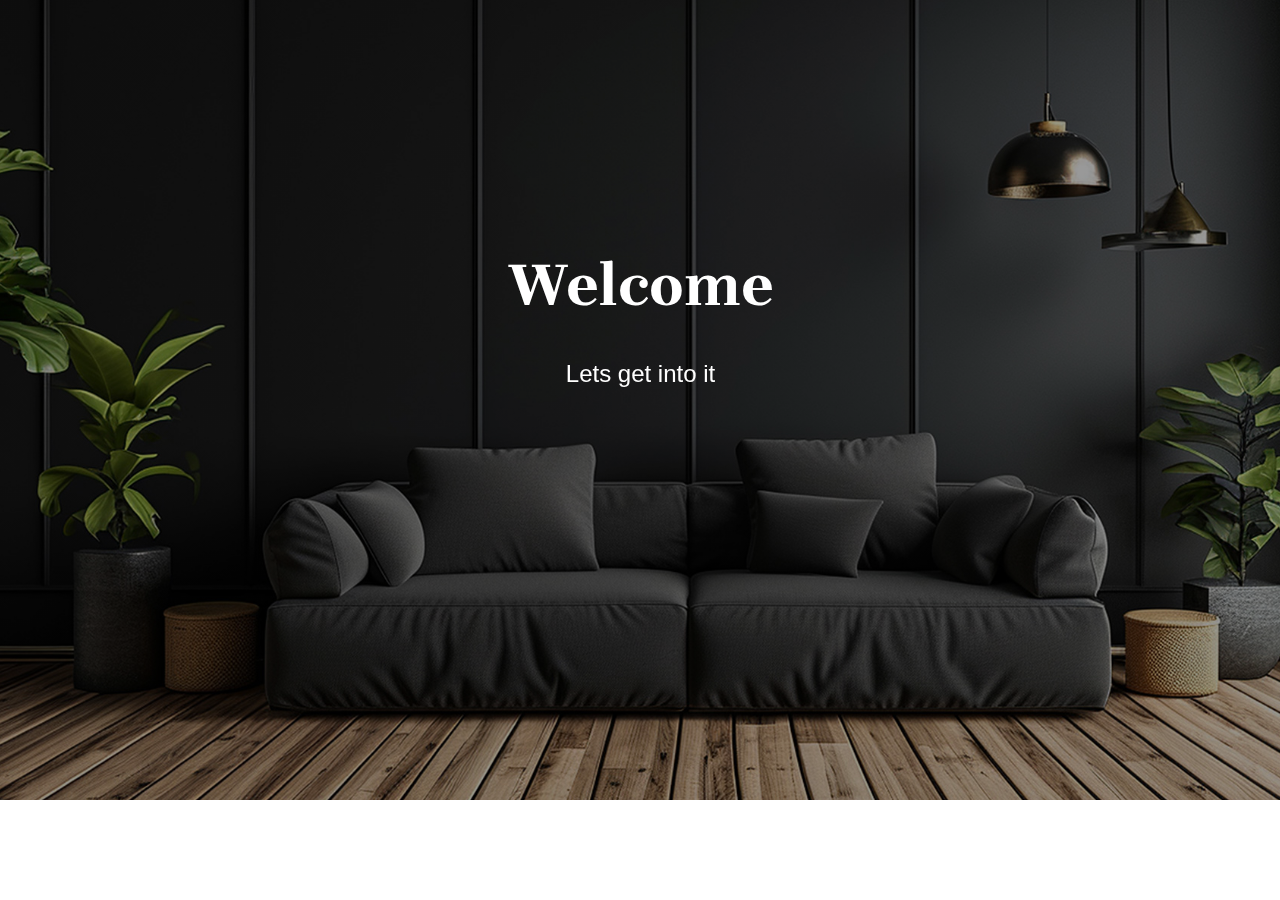
<file: index.html>
<!DOCTYPE html>
<html style="font-size: 16px;" lang="en"><head>
    <meta name="viewport" content="width=device-width, initial-scale=1.0">
    <meta charset="utf-8">
    <meta name="keywords" content="​Design Magic, ​Why choose us, ​Ready to Redefine Your Space?, ​We can take you anywhere, What Clients Say, Our Amazing Team, ​Curious Minds Want to Know, Interior Design Studio, ​Upcoming Events, ​Dream Spaces, Contact Us">
    <meta name="description" content="">
    <title>Welcome</title>
    <link rel="stylesheet" href="nicepage.css" media="screen">
<link rel="stylesheet" href="index.css" media="screen">
    <script class="u-script" type="text/javascript" src="jquery.js" defer=""></script>
    <script class="u-script" type="text/javascript" src="nicepage.js" defer=""></script>
    <meta name="generator" content="Nicepage 7.0.3, nicepage.com">
    <link id="u-theme-google-font" rel="stylesheet" href="https://fonts.googleapis.com/css?family=Brygada+1918:400,400i,500,500i,600,600i,700,700i">
    
    
    
    <script type="application/ld+json">{
		"@context": "http://schema.org",
		"@type": "Organization",
		"name": "Site1"
}</script>
    <meta name="theme-color" content="#478ac9">
    <meta property="og:title" content="Welcome">
    <meta property="og:description" content="">
    <meta property="og:type" content="website">
  <meta data-intl-tel-input-cdn-path="intlTelInput/"></head>
  <body data-home-page="Welcome.html" data-home-page-title="Welcome" data-path-to-root="./" data-include-products="false" class="u-body u-xl-mode" data-lang="en">
    <section class="skrollable u-clearfix u-image u-parallax u-shading u-uploaded-video u-section-1" id="sec-2e39" data-image-width="1980" data-image-height="1186" data-href="Home.html">
      <div class="u-clearfix u-sheet u-sheet-1">
        <h1 class="u-align-center u-text u-text-1" data-animation-name="customAnimationIn" data-animation-duration="1500" data-animation-delay="500">Welcome</h1>
        <p class="u-align-center u-large-text u-text u-text-variant u-text-2" data-animation-name="customAnimationIn" data-animation-duration="1500" data-animation-delay="500">Lets get into it</p>
        <a href="#" class="u-active-white u-align-left u-border-2 u-border-active-white u-border-hover-white u-border-white u-btn u-btn-round u-button-style u-hover-white u-none u-radius-50 u-btn-1" data-animation-name="customAnimationIn" data-animation-duration="1500" data-animation-delay="750">enter site </a>
      </div>
    </section>
    
    
    
    
  
</body></html>
</file>
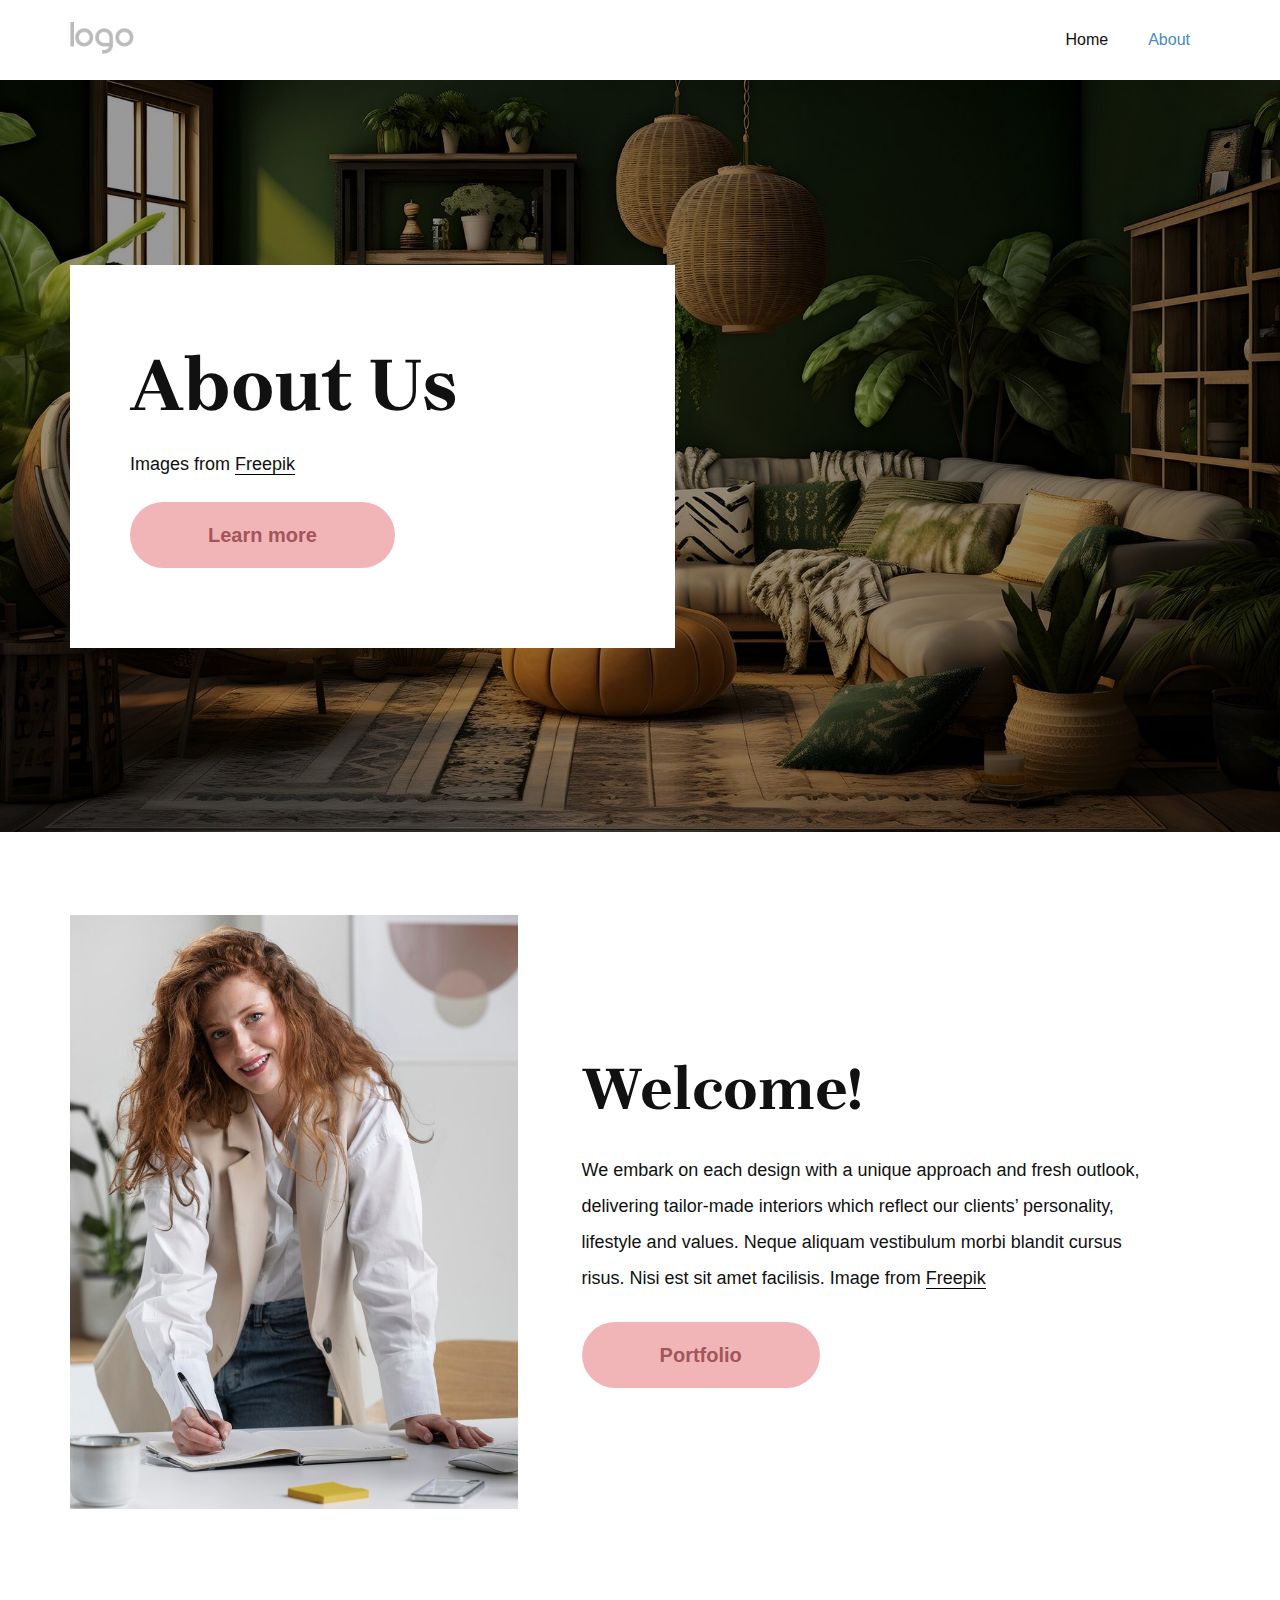
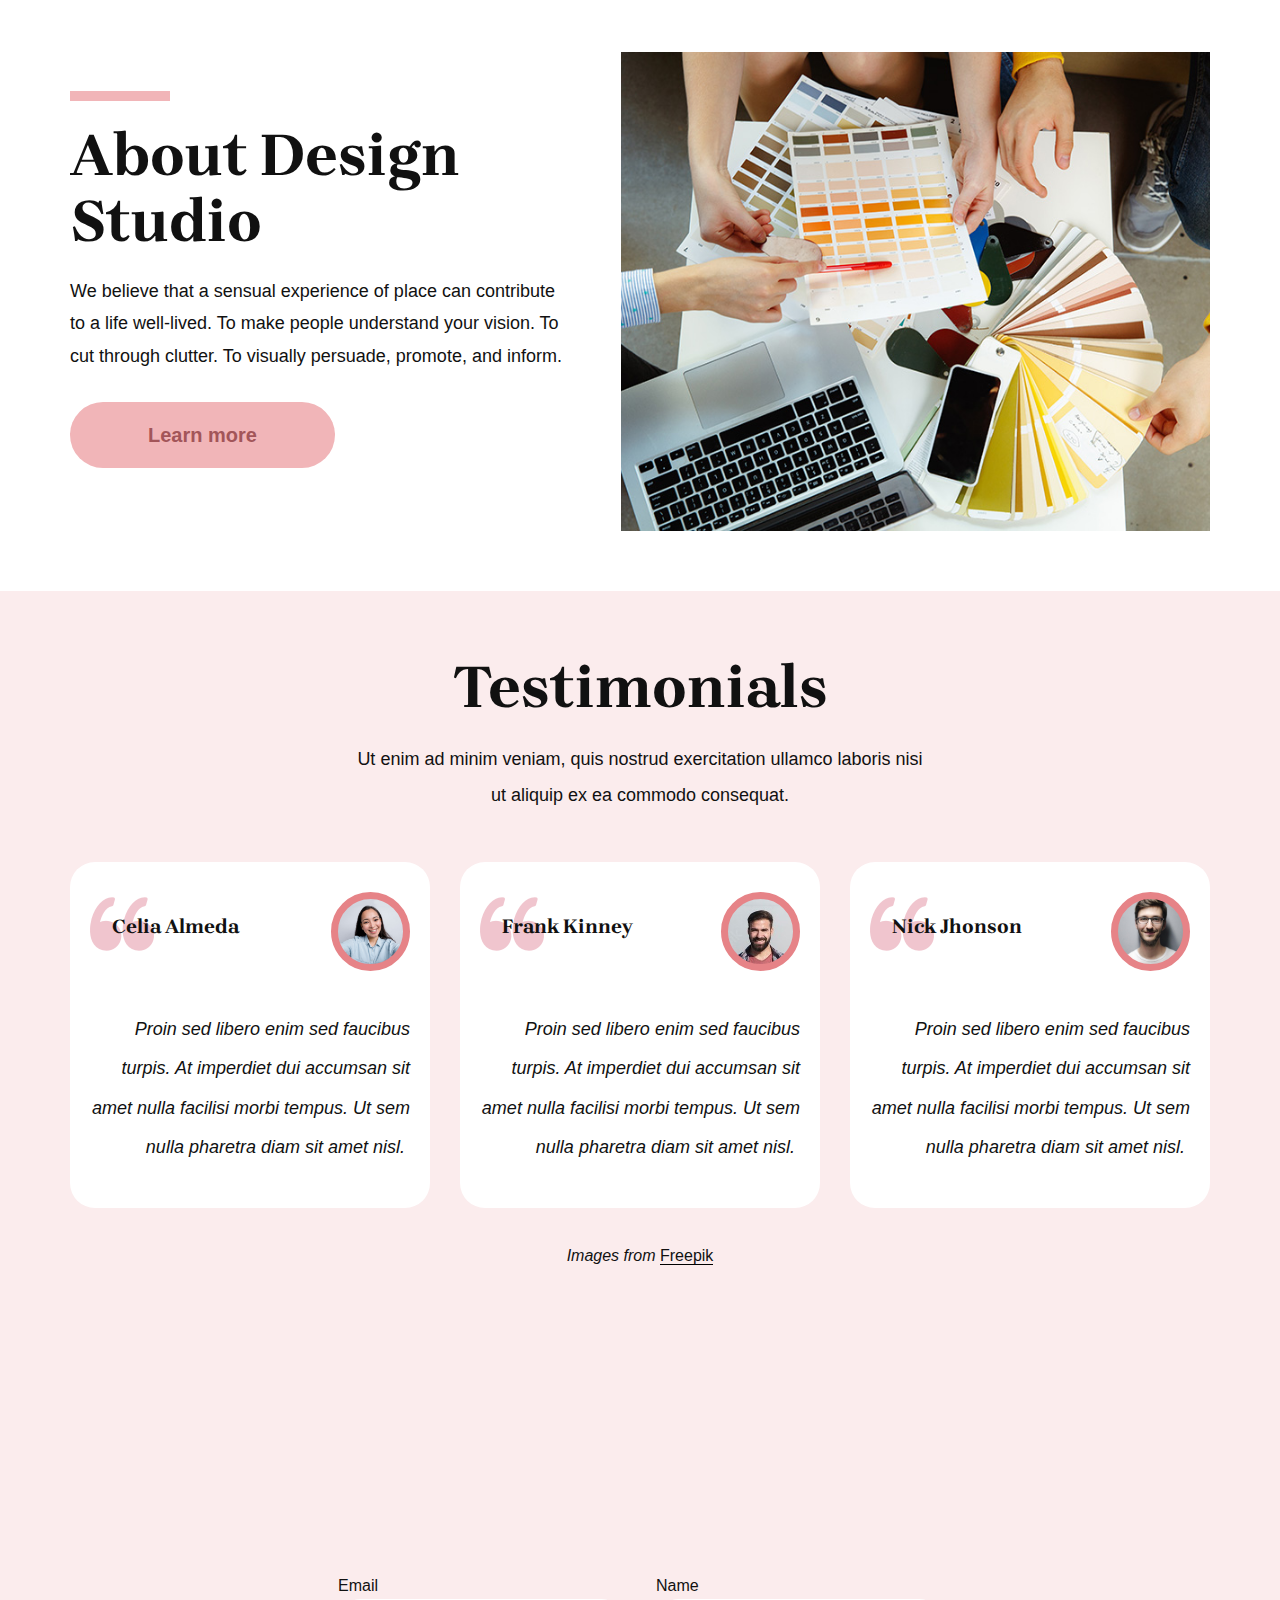
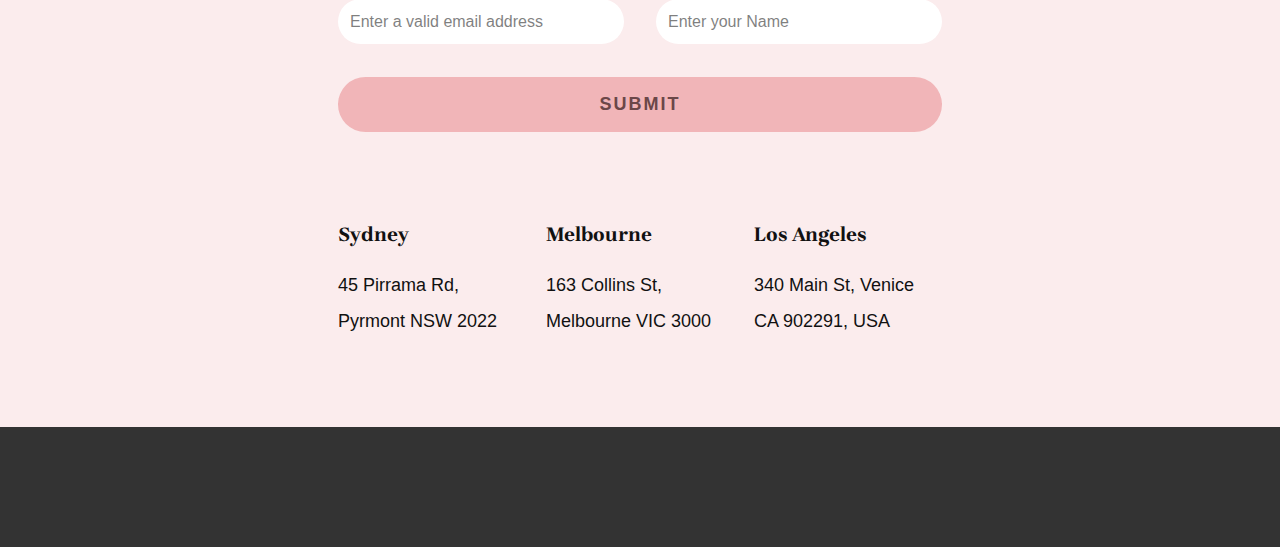
<file: About.html>
<!DOCTYPE html>
<html style="font-size: 16px;" lang="en"><head>
    <meta name="viewport" content="width=device-width, initial-scale=1.0">
    <meta charset="utf-8">
    <meta name="keywords" content="About Us, Welcome!, About Design Studio, Testimonials, Contact Us">
    <meta name="description" content="">
    <title>About</title>
    <link rel="stylesheet" href="nicepage.css" media="screen">
<link rel="stylesheet" href="About.css" media="screen">
    <script class="u-script" type="text/javascript" src="jquery.js" defer=""></script>
    <script class="u-script" type="text/javascript" src="nicepage.js" defer=""></script>
    <meta name="generator" content="Nicepage 7.0.3, nicepage.com">
    <meta name="referrer" content="origin">
    <link id="u-theme-google-font" rel="stylesheet" href="https://fonts.googleapis.com/css?family=Brygada+1918:400,400i,500,500i,600,600i,700,700i">
    
    
    
    
    
    
    
    <script type="application/ld+json">{
		"@context": "http://schema.org",
		"@type": "Organization",
		"name": "Site1",
		"logo": "images/default-logo.png"
}</script>
    <meta name="theme-color" content="#478ac9">
    <meta property="og:title" content="About">
    <meta property="og:description" content="">
    <meta property="og:type" content="website">
  <meta data-intl-tel-input-cdn-path="intlTelInput/"></head>
  <body data-path-to-root="./" data-include-products="false" class="u-body u-xl-mode" data-lang="en"><header class="u-clearfix u-header u-header" id="sec-3d6f"><div class="u-clearfix u-sheet u-valign-middle u-sheet-1">
        <a href="#" class="u-image u-logo u-image-1">
          <img src="images/default-logo.png" class="u-logo-image u-logo-image-1">
        </a>
        <nav class="u-menu u-menu-one-level u-offcanvas u-menu-1">
          <div class="menu-collapse" style="font-size: 1rem; letter-spacing: 0px;">
            <a class="u-button-style u-custom-left-right-menu-spacing u-custom-padding-bottom u-custom-top-bottom-menu-spacing u-hamburger-link u-nav-link u-text-active-palette-1-base u-text-hover-palette-2-base" href="#">
              <svg class="u-svg-link" viewBox="0 0 24 24"><use xlink:href="#menu-hamburger"></use></svg>
              <svg class="u-svg-content" version="1.1" id="menu-hamburger" viewBox="0 0 16 16" x="0px" y="0px" xmlns:xlink="http://www.w3.org/1999/xlink" xmlns="http://www.w3.org/2000/svg"><g><rect y="1" width="16" height="2"></rect><rect y="7" width="16" height="2"></rect><rect y="13" width="16" height="2"></rect>
</g></svg>
            </a>
          </div>
          <div class="u-custom-menu u-nav-container">
            <ul class="u-nav u-unstyled u-nav-1"><li class="u-nav-item"><a class="u-button-style u-nav-link u-text-active-palette-1-base u-text-hover-palette-2-base" href="Home.html" style="padding: 10px 20px;">Home</a>
</li><li class="u-nav-item"><a class="u-button-style u-nav-link u-text-active-palette-1-base u-text-hover-palette-2-base" href="About.html" style="padding: 10px 20px;">About</a>
</li></ul>
          </div>
          <div class="u-custom-menu u-nav-container-collapse">
            <div class="u-black u-container-style u-inner-container-layout u-opacity u-opacity-95 u-sidenav">
              <div class="u-inner-container-layout u-sidenav-overflow">
                <div class="u-menu-close"></div>
                <ul class="u-align-center u-nav u-popupmenu-items u-unstyled u-nav-2"><li class="u-nav-item"><a class="u-button-style u-nav-link" href="Home.html">Home</a>
</li><li class="u-nav-item"><a class="u-button-style u-nav-link" href="About.html">About</a>
</li></ul>
              </div>
            </div>
            <div class="u-black u-menu-overlay u-opacity u-opacity-70"></div>
          </div>
        </nav>
      </div></header>
    <section class="skrollable u-clearfix u-container-align-left-lg u-container-align-left-md u-container-align-left-xl u-container-align-left-xs u-image u-shading u-uploaded-video u-section-1" id="sec-2e39" data-image-width="1980" data-image-height="1110">
      <div class="u-clearfix u-sheet u-valign-middle-lg u-valign-middle-md u-valign-middle-xl u-valign-middle-xs u-sheet-1">
        <div class="u-align-center u-container-align-center u-container-align-left u-container-style u-expanded-width-xs u-group u-white u-group-1">
          <div class="u-container-layout u-valign-middle u-container-layout-1">
            <h1 class="u-align-left u-text u-text-default u-text-1">About Us</h1>
            <p class="u-align-left u-text u-text-default u-text-2">Images from&nbsp;<a href="https://freepik.com/photos/people" class="u-border-1 u-border-active-palette-2-base u-border-black u-border-hover-palette-2-base u-border-no-left u-border-no-right u-border-no-top u-btn u-button-link u-button-style u-none u-text-body-color u-btn-1" data-animation-name="" data-animation-duration="0" data-animation-delay="0" data-animation-direction="">Freepik</a>
            </p>
            <a href="#" class="u-active-palette-2-light-1 u-align-left u-border-none u-btn u-btn-round u-button-style u-hover-palette-2-light-1 u-palette-2-light-2 u-radius u-text-palette-2-dark-1 u-btn-2">Learn more </a>
          </div>
        </div>
      </div>
    </section>
    <section class="u-clearfix u-container-align-center u-section-2" id="carousel_c581">
      <div class="u-clearfix u-sheet u-valign-middle u-sheet-1">
        <div class="data-layout-selected u-clearfix u-expanded-width u-gutter-14 u-layout-wrap u-layout-wrap-1">
          <div class="u-layout">
            <div class="u-layout-row">
              <div class="u-container-align-left u-container-style u-image u-layout-cell u-shape-rectangle u-size-24 u-image-1" data-image-width="740" data-image-height="1110">
                <div class="u-container-layout u-container-layout-1"></div>
              </div>
              <div class="u-align-left u-container-align-left u-container-style u-layout-cell u-shape-rectangle u-size-36 u-layout-cell-2">
                <div class="u-container-layout u-valign-middle u-container-layout-2">
                  <h2 class="u-align-left u-text u-text-default u-text-1">Welcome!</h2>
                  <p class="u-align-left u-text u-text-default u-text-2"> We embark on each design with a unique approach and fresh outlook, delivering tailor-made interiors which reflect our clients’ personality, lifestyle and values.  Neque aliquam vestibulum morbi blandit cursus risus. Nisi est sit amet facilisis. Image from <a href="https://www.freepik.com/" class="u-border-1 u-border-active-palette-2-base u-border-black u-border-hover-palette-2-base u-border-no-left u-border-no-right u-border-no-top u-btn u-button-link u-button-style u-none u-text-body-color u-btn-1" target="_blank" data-animation-name="" data-animation-duration="0" data-animation-delay="0" data-animation-direction="">Freepik</a>
                  </p>
                  <a href="#" class="u-active-palette-2-light-1 u-align-left u-border-none u-btn u-btn-round u-button-style u-hover-palette-2-light-1 u-palette-2-light-2 u-radius u-text-palette-2-dark-1 u-btn-2">Portfolio </a>
                </div>
              </div>
            </div>
          </div>
        </div>
      </div>
    </section>
    <section class="u-clearfix u-container-align-center u-section-3" id="sec-e478">
      <div class="u-clearfix u-sheet u-valign-middle u-sheet-1">
        <div class="custom-expanded data-layout-selected u-clearfix u-layout-wrap u-layout-wrap-1">
          <div class="u-layout">
            <div class="u-layout-row">
              <div class="u-align-left u-container-align-left u-container-style u-layout-cell u-left-cell u-size-29 u-layout-cell-1">
                <div class="u-container-layout u-container-layout-1">
                  <div class="u-align-left u-border-10 u-border-palette-2-light-2 u-line u-line-horizontal u-line-1"></div>
                  <h2 class="u-align-left u-text u-text-1">About Design Studio</h2>
                  <p class="u-align-left u-text u-text-2"> We believe that a sensual experience of place can contribute to a life well-lived. To make people understand your vision. To cut through clutter. To visually persuade, promote,
                                    and inform.</p>
                  <a href="#" class="u-active-palette-2-light-1 u-border-none u-btn u-btn-round u-button-style u-hover-palette-2-light-1 u-palette-2-light-2 u-radius u-text-palette-2-dark-1 u-btn-1">Learn more </a>
                </div>
              </div>
              <div class="u-align-center u-container-align-center u-container-style u-image u-layout-cell u-right-cell u-size-31 u-image-1" data-image-width="800" data-image-height="533">
                <div class="u-container-layout u-valign-middle u-container-layout-2"></div>
              </div>
            </div>
          </div>
        </div>
      </div>
    </section>
    <section class="u-align-center u-clearfix u-container-align-center u-palette-2-light-3 u-section-4" id="carousel_cef6">
      <div class="u-clearfix u-sheet u-valign-middle u-sheet-1">
        <h2 class="u-align-center u-text u-text-default u-text-1">Testimonials</h2>
        <p class="u-align-center u-text u-text-2"> Ut enim ad minim veniam, quis nostrud exercitation ullamco laboris nisi ut aliquip ex ea commodo consequat.</p>
        <div class="u-expanded-width u-layout-grid u-list u-list-1">
          <div class="u-repeater u-repeater-1">
            <div class="u-container-style u-list-item u-radius-25 u-repeater-item u-shape-round u-white">
              <div class="u-container-layout u-similar-container u-container-layout-1">
                <div class="u-container-style u-group u-shape-rectangle u-group-1">
                  <div class="u-container-layout u-container-layout-2"><span class="u-file-icon u-icon u-text-palette-2-light-2 u-icon-1"><img src="images/59149-2030f8d2.png" alt=""></span>
                    <h5 class="u-align-left u-text u-text-3">Celia Almeda</h5>
                  </div>
                </div>
                <div alt="" class="u-border-7 u-border-palette-2-light-1 u-image u-image-circle u-image-1" data-image-width="1000" data-image-height="876"></div>
                <p class="u-align-right u-text u-text-4">Proin sed libero enim sed faucibus turpis. At imperdiet dui accumsan sit amet nulla facilisi morbi tempus. Ut sem nulla pharetra diam sit amet nisl.&nbsp;</p>
              </div>
            </div>
            <div class="u-container-style u-list-item u-radius-25 u-repeater-item u-shape-round u-white">
              <div class="u-container-layout u-similar-container u-container-layout-3">
                <div class="u-container-style u-group u-shape-rectangle u-group-2">
                  <div class="u-container-layout u-container-layout-4"><span class="u-file-icon u-icon u-text-palette-2-light-2 u-icon-2"><img src="images/59149-2030f8d2.png" alt=""></span>
                    <h5 class="u-align-left u-text u-text-5">Frank Kinney</h5>
                  </div>
                </div>
                <div alt="" class="u-border-7 u-border-palette-2-light-1 u-image u-image-circle u-image-2" data-image-width="126" data-image-height="126"></div>
                <p class="u-align-right u-text u-text-6">Proin sed libero enim sed faucibus turpis. At imperdiet dui accumsan sit amet nulla facilisi morbi tempus. Ut sem nulla pharetra diam sit amet nisl.&nbsp;</p>
              </div>
            </div>
            <div class="u-container-style u-list-item u-radius-25 u-repeater-item u-shape-round u-white u-list-item-3">
              <div class="u-container-layout u-similar-container u-container-layout-5">
                <div class="u-container-style u-group u-shape-rectangle u-group-3">
                  <div class="u-container-layout u-container-layout-6"><span class="u-file-icon u-icon u-text-palette-2-light-2 u-icon-3"><img src="images/59149-2030f8d2.png" alt=""></span>
                    <h5 class="u-align-left u-text u-text-7"> Nick Jhonson</h5>
                  </div>
                </div>
                <div alt="" class="u-border-7 u-border-palette-2-light-1 u-image u-image-circle u-image-3" data-image-width="720" data-image-height="1080"></div>
                <p class="u-align-right u-text u-text-8">Proin sed libero enim sed faucibus turpis. At imperdiet dui accumsan sit amet nulla facilisi morbi tempus. Ut sem nulla pharetra diam sit amet nisl.&nbsp;</p>
              </div>
            </div>
          </div>
        </div>
        <p class="u-align-center u-text u-text-default u-text-9">Images from <a href="https://www.freepik.com/photos/business" class="u-active-none u-border-1 u-border-active-palette-2-light-1 u-border-black u-border-hover-palette-2-light-1 u-border-no-left u-border-no-right u-border-no-top u-btn u-button-link u-button-style u-hover-none u-none u-text-body-color u-btn-1" target="_blank" data-animation-name="" data-animation-duration="0" data-animation-delay="0" data-animation-direction="">Freepik</a>
        </p>
      </div>
    </section>
    <section class="u-clearfix u-container-align-center u-palette-2-light-3 u-section-5" id="carousel_b99d">
      <div class="u-clearfix u-sheet u-valign-middle u-sheet-1">
        <h2 class="u-align-center u-text u-text-default u-text-1" data-animation-name="customAnimationIn" data-animation-duration="1500" data-animation-delay="0">Contact Us</h2>
        <h5 class="u-align-center u-text u-text-2" data-animation-name="customAnimationIn" data-animation-duration="1500" data-animation-delay="500"> Any questions or remarks? Just write us a message!</h5>
        <div class="u-expanded-width-xs u-form u-form-1">
          <form action="https://forms.nicepagesrv.com/v2/form/process" class="u-clearfix u-form-spacing-32 u-form-vertical u-inner-form" source="email" name="form" style="padding: 10px;">
            <div class="u-form-email u-form-group u-form-partition-factor-2">
              <label for="email-bb9b" class="u-label">Email</label>
              <input type="email" placeholder="Enter a valid email address" id="email-bb9b" name="email" class="u-border-none u-input u-input-rectangle u-radius-50" required="">
            </div>
            <div class="u-form-group u-form-name u-form-partition-factor-2">
              <label for="name-bb9b" class="u-label">Name</label>
              <input type="text" placeholder="Enter your Name" id="name-bb9b" name="name" class="u-border-none u-input u-input-rectangle u-radius-50" required="">
            </div>
            <div class="u-align-right u-form-group u-form-submit">
              <a href="#" class="u-active-palette-2-light-1 u-border-none u-btn u-btn-round u-btn-submit u-button-style u-hover-palette-2-light-1 u-palette-2-light-2 u-radius-50 u-text-active-white u-text-hover-white u-text-palette-2-dark-2 u-btn-1">Submit</a>
              <input type="submit" value="submit" class="u-form-control-hidden" wfd-invisible="true">
            </div>
            <div class="u-form-send-message u-form-send-success" wfd-invisible="true"> Thank you! Your message has been sent. </div>
            <div class="u-form-send-error u-form-send-message" wfd-invisible="true"> Unable to send your message. Please fix errors then try again. </div>
            <input type="hidden" value="" name="recaptchaResponse" wfd-invisible="true">
            <input type="hidden" name="formServices" value="2ebe116c-d183-4441-76b0-5e7b46bc15c0">
          </form>
        </div>
        <div class="u-expanded-width-sm u-expanded-width-xs u-list u-list-1">
          <div class="u-repeater u-repeater-1">
            <div class="u-container-align-left u-container-style u-list-item u-repeater-item">
              <div class="u-container-layout u-similar-container u-valign-top u-container-layout-1">
                <h6 class="u-align-left u-text u-text-default u-text-3">Sydney</h6>
                <p class="u-align-left u-text u-text-default u-text-4"> 45 Pirrama Rd,
Pyrmont NSW 2022</p>
              </div>
            </div>
            <div class="u-container-align-left u-container-style u-list-item u-repeater-item">
              <div class="u-container-layout u-similar-container u-valign-top u-container-layout-2">
                <h6 class="u-align-left u-text u-text-default u-text-5">Melbourne</h6>
                <p class="u-align-left u-text u-text-default u-text-6"> 163 Collins St, Melbourne VIC 3000</p>
              </div>
            </div>
            <div class="u-container-align-left u-container-style u-list-item u-repeater-item">
              <div class="u-container-layout u-similar-container u-valign-top u-container-layout-3">
                <h6 class="u-align-left u-text u-text-default u-text-7">Los Angeles</h6>
                <p class="u-align-left u-text u-text-default u-text-8"> 340 Main St, Venice CA 902291, USA</p>
              </div>
            </div>
          </div>
        </div>
      </div>
    </section>
    
    
    
    <footer class="u-align-center u-clearfix u-container-align-center u-footer u-grey-80 u-footer" id="sec-21d8"><div class="u-clearfix u-sheet u-sheet-1"></div></footer>
  
</body></html>
</file>
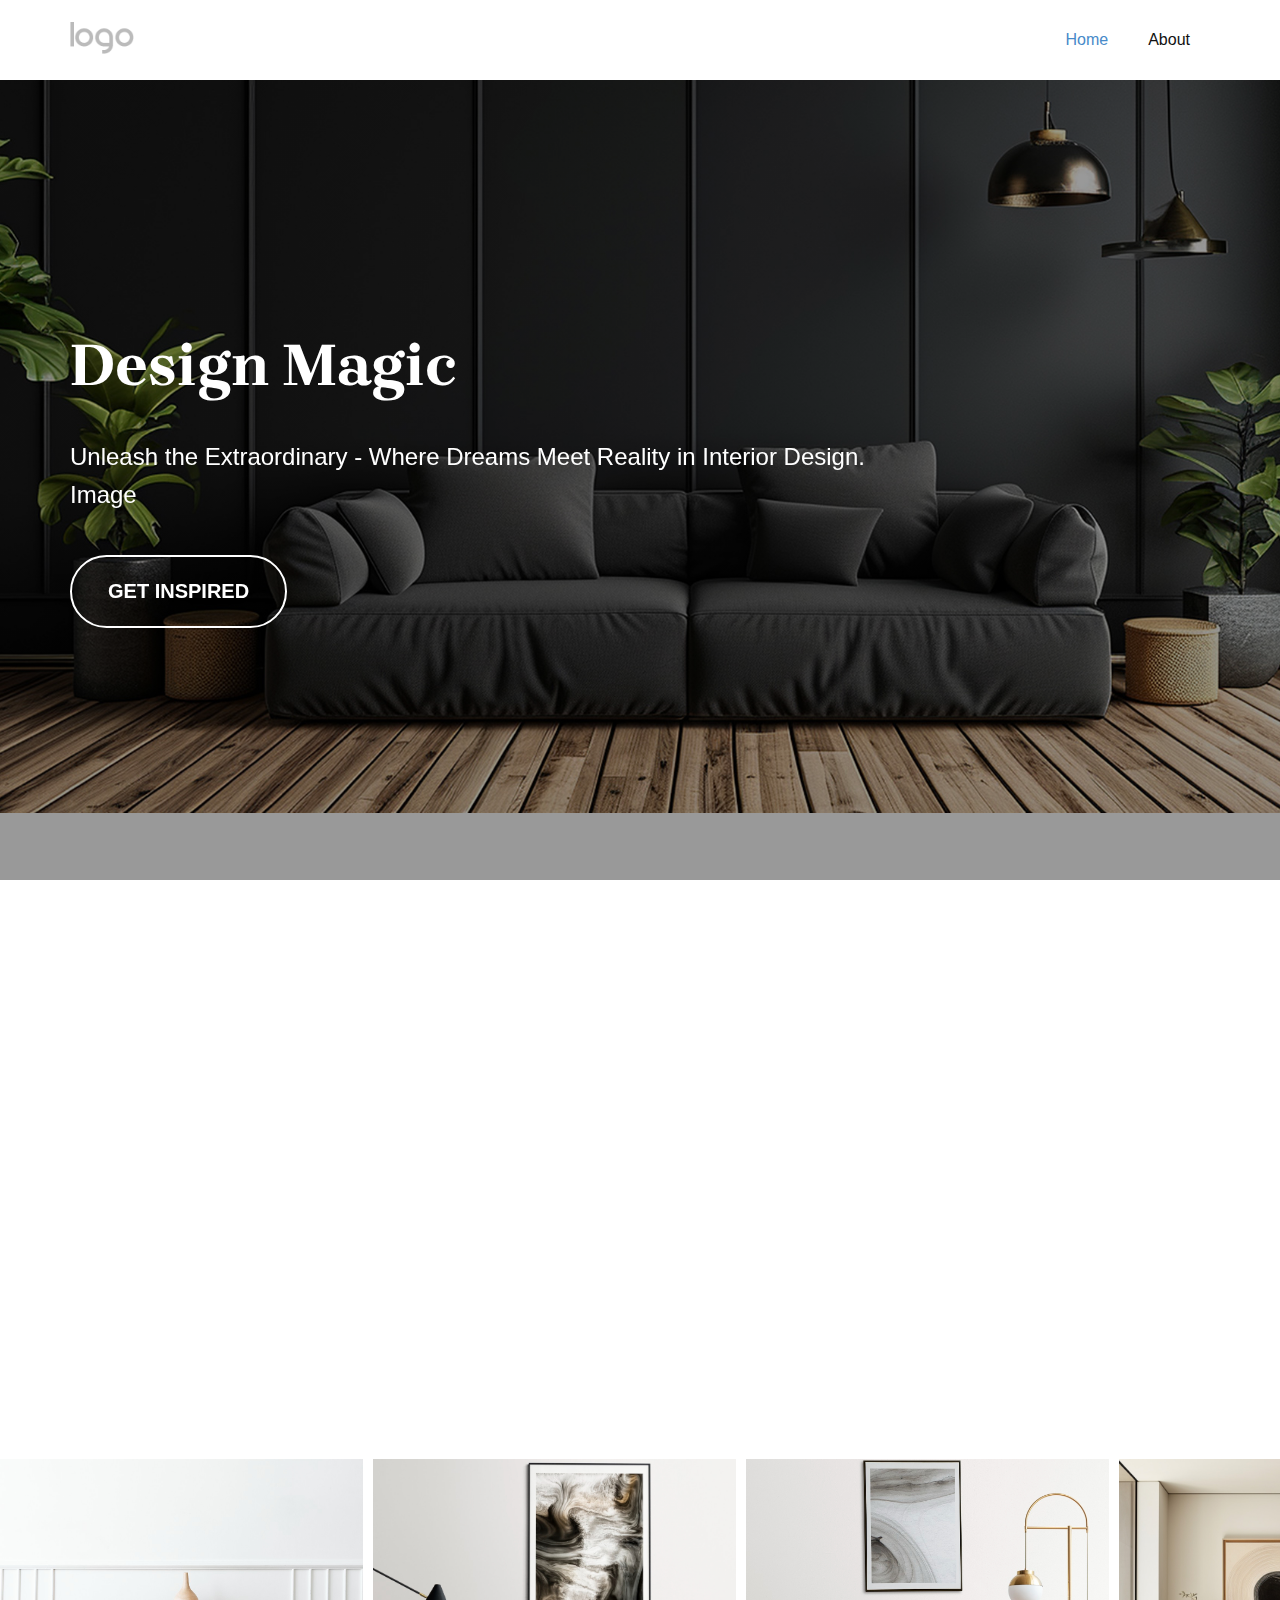
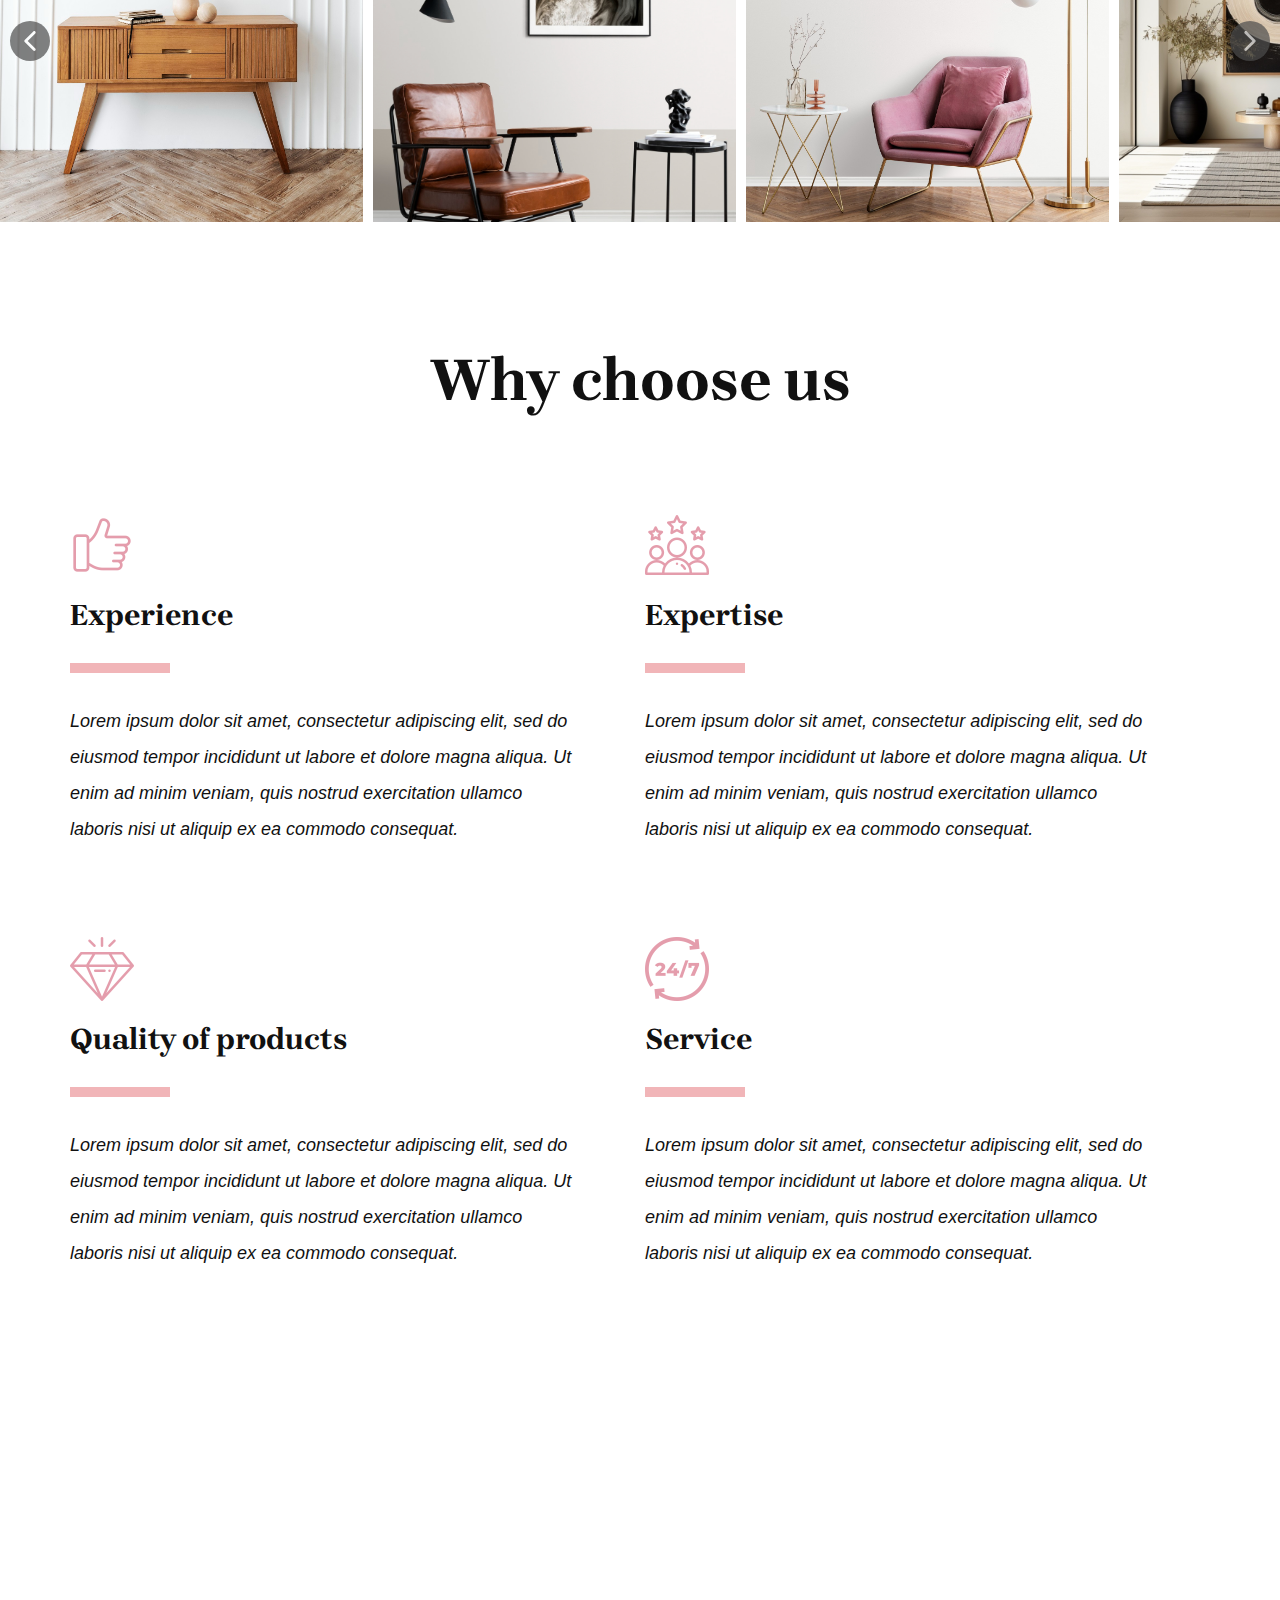
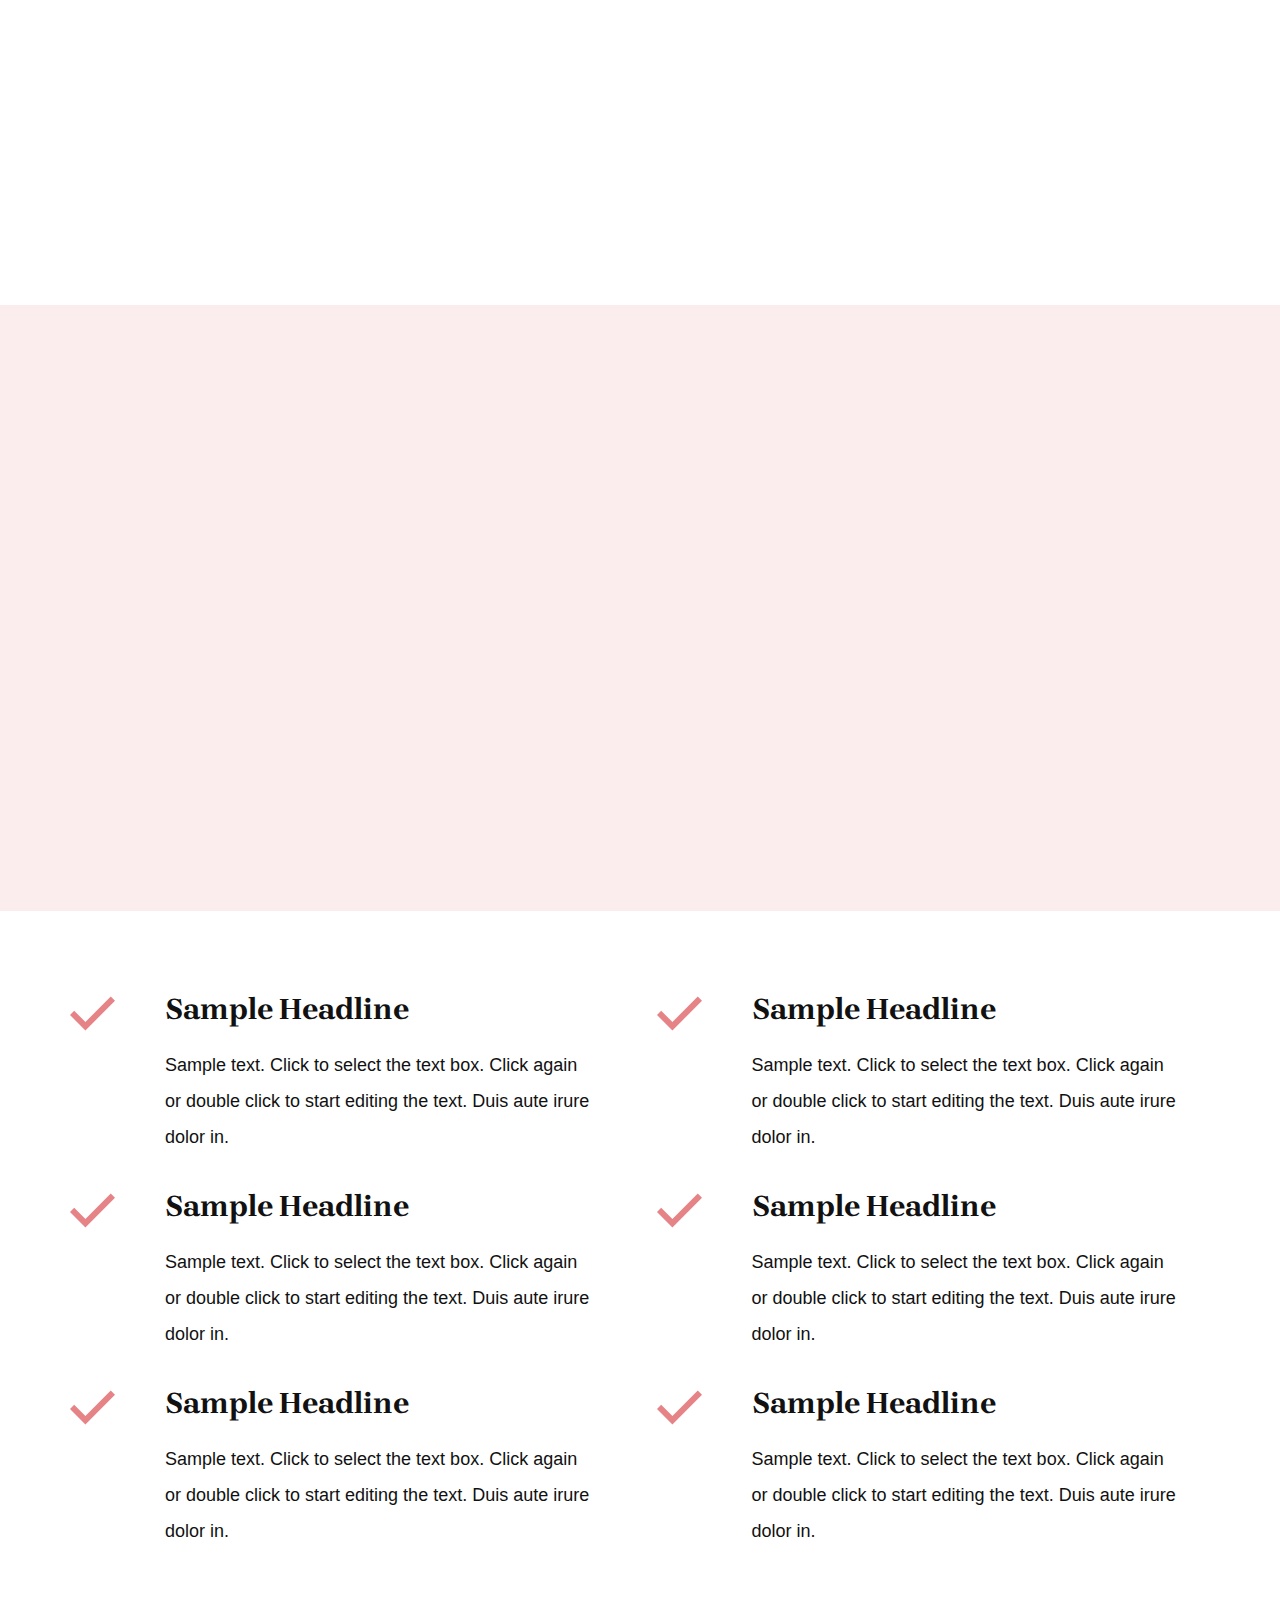
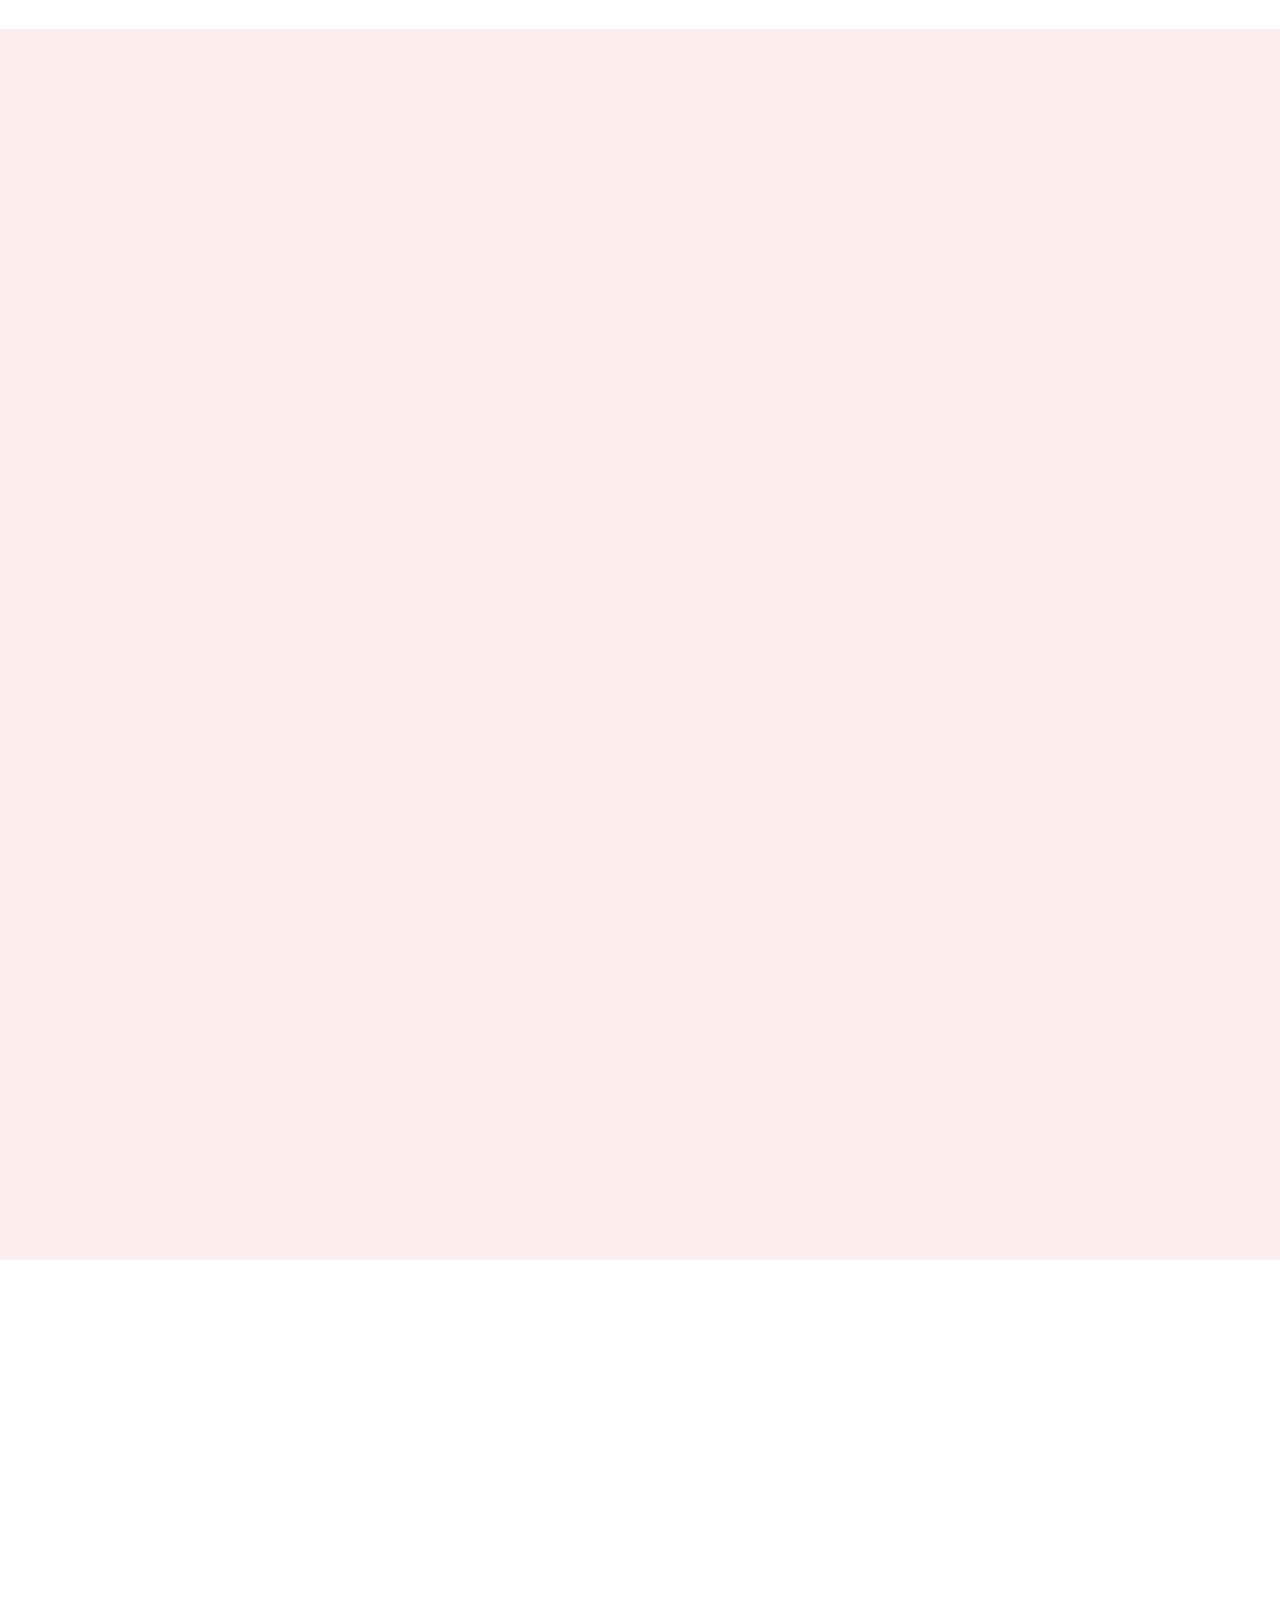
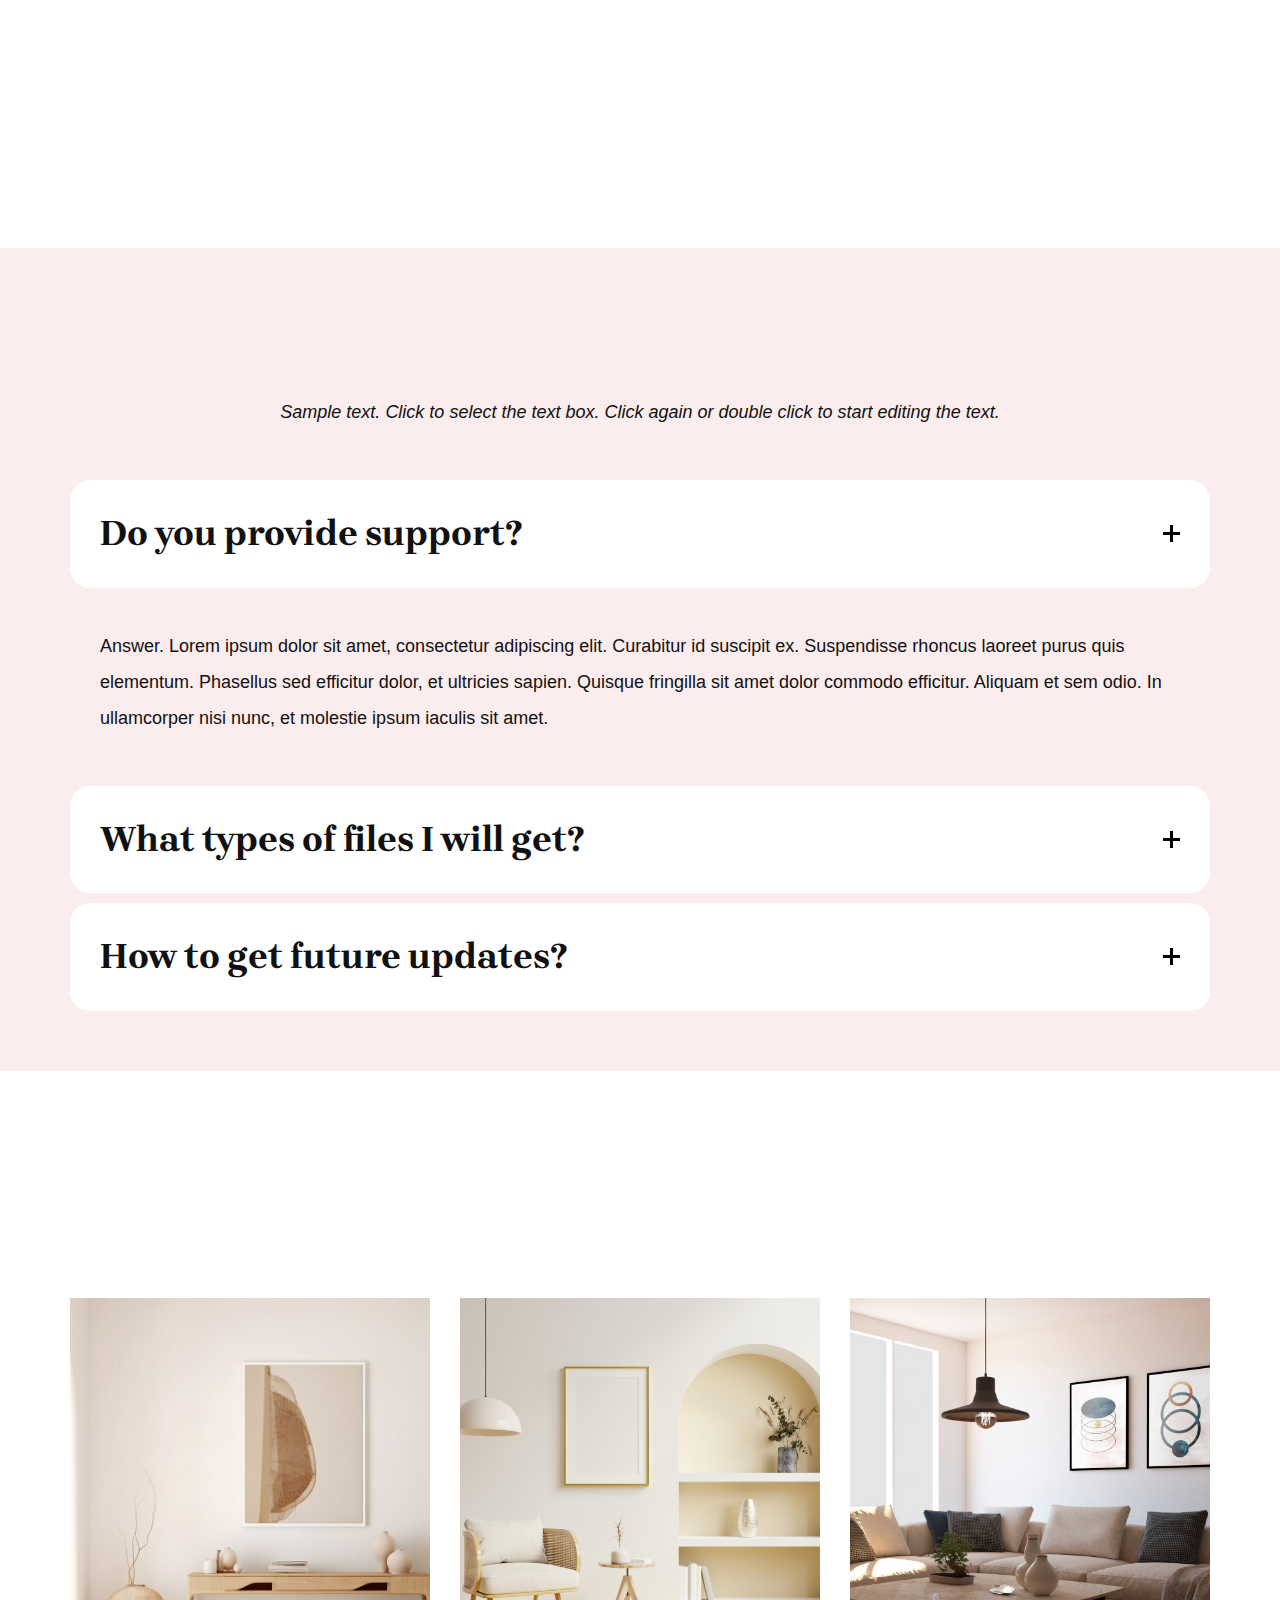
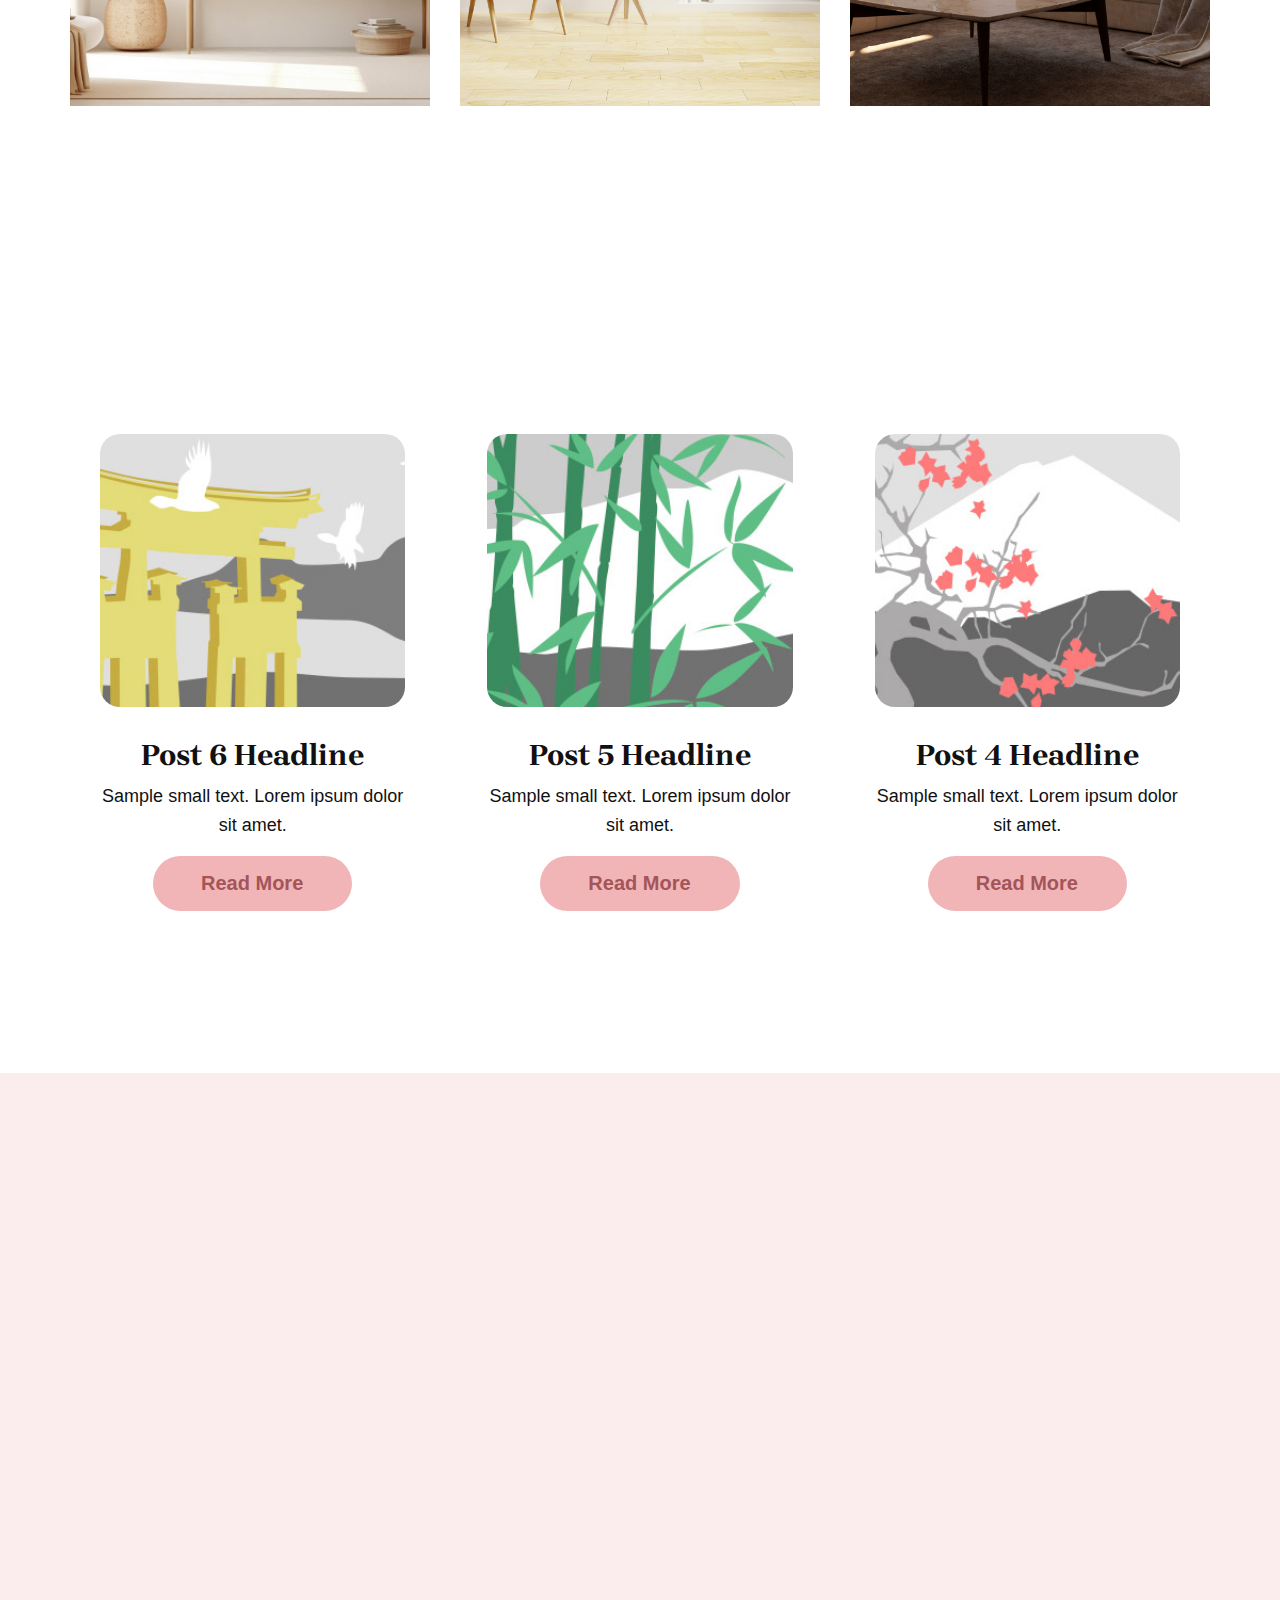
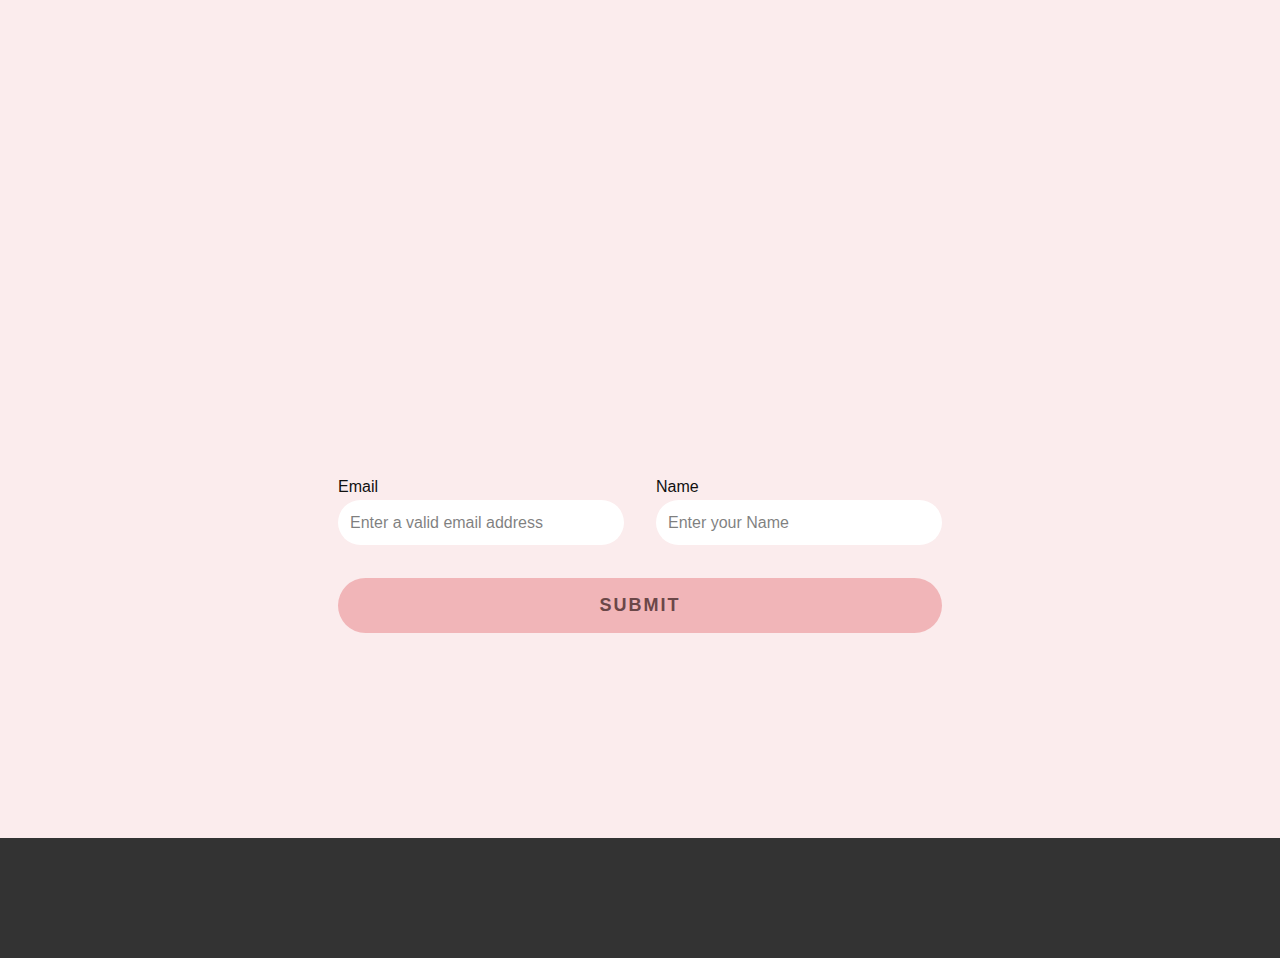
<file: Home.html>
<!DOCTYPE html>
<html style="font-size: 16px;" lang="en"><head>
    <meta name="viewport" content="width=device-width, initial-scale=1.0">
    <meta charset="utf-8">
    <meta name="keywords" content="​Design Magic, ​Why choose us, ​Ready to Redefine Your Space?, ​We can take you anywhere, What Clients Say, Our Amazing Team, ​Curious Minds Want to Know, Interior Design Studio, ​Upcoming Events, ​Dream Spaces, Contact Us">
    <meta name="description" content="">
    <title>Home</title>
    <link rel="stylesheet" href="nicepage.css" media="screen">
<link rel="stylesheet" href="Home.css" media="screen">
    <script class="u-script" type="text/javascript" src="jquery.js" defer=""></script>
    <script class="u-script" type="text/javascript" src="nicepage.js" defer=""></script>
    <meta name="generator" content="Nicepage 7.0.3, nicepage.com">
    <meta name="referrer" content="origin">
    <link id="u-theme-google-font" rel="stylesheet" href="https://fonts.googleapis.com/css?family=Brygada+1918:400,400i,500,500i,600,600i,700,700i">
    
    
    
    
    
    
    
    
    
    
    
    
    
    
    
    
    
    <script type="application/ld+json">{
		"@context": "http://schema.org",
		"@type": "Organization",
		"name": "Site1",
		"logo": "images/default-logo.png"
}</script>
    <meta name="theme-color" content="#478ac9">
    <meta property="og:title" content="Home">
    <meta property="og:description" content="">
    <meta property="og:type" content="website">
  <meta data-intl-tel-input-cdn-path="intlTelInput/"></head>
  <body data-path-to-root="./" data-include-products="false" class="u-body u-xl-mode" data-lang="en"><header class="u-clearfix u-header u-header" id="sec-3d6f"><div class="u-clearfix u-sheet u-valign-middle u-sheet-1">
        <a href="#" class="u-image u-logo u-image-1">
          <img src="images/default-logo.png" class="u-logo-image u-logo-image-1">
        </a>
        <nav class="u-menu u-menu-one-level u-offcanvas u-menu-1">
          <div class="menu-collapse" style="font-size: 1rem; letter-spacing: 0px;">
            <a class="u-button-style u-custom-left-right-menu-spacing u-custom-padding-bottom u-custom-top-bottom-menu-spacing u-hamburger-link u-nav-link u-text-active-palette-1-base u-text-hover-palette-2-base" href="#">
              <svg class="u-svg-link" viewBox="0 0 24 24"><use xlink:href="#menu-hamburger"></use></svg>
              <svg class="u-svg-content" version="1.1" id="menu-hamburger" viewBox="0 0 16 16" x="0px" y="0px" xmlns:xlink="http://www.w3.org/1999/xlink" xmlns="http://www.w3.org/2000/svg"><g><rect y="1" width="16" height="2"></rect><rect y="7" width="16" height="2"></rect><rect y="13" width="16" height="2"></rect>
</g></svg>
            </a>
          </div>
          <div class="u-custom-menu u-nav-container">
            <ul class="u-nav u-unstyled u-nav-1"><li class="u-nav-item"><a class="u-button-style u-nav-link u-text-active-palette-1-base u-text-hover-palette-2-base" href="Home.html" style="padding: 10px 20px;">Home</a>
</li><li class="u-nav-item"><a class="u-button-style u-nav-link u-text-active-palette-1-base u-text-hover-palette-2-base" href="About.html" style="padding: 10px 20px;">About</a>
</li></ul>
          </div>
          <div class="u-custom-menu u-nav-container-collapse">
            <div class="u-black u-container-style u-inner-container-layout u-opacity u-opacity-95 u-sidenav">
              <div class="u-inner-container-layout u-sidenav-overflow">
                <div class="u-menu-close"></div>
                <ul class="u-align-center u-nav u-popupmenu-items u-unstyled u-nav-2"><li class="u-nav-item"><a class="u-button-style u-nav-link" href="Home.html">Home</a>
</li><li class="u-nav-item"><a class="u-button-style u-nav-link" href="About.html">About</a>
</li></ul>
              </div>
            </div>
            <div class="u-black u-menu-overlay u-opacity u-opacity-70"></div>
          </div>
        </nav>
      </div></header>
    <section class="skrollable u-clearfix u-container-align-left u-image u-parallax u-shading u-uploaded-video u-section-1" id="sec-2e39" data-image-width="1980" data-image-height="1186">
      <div class="u-clearfix u-sheet u-valign-middle u-sheet-1">
        <h1 class="u-align-left u-text u-text-1" data-animation-name="customAnimationIn" data-animation-duration="1500" data-animation-delay="500"> Design Magic</h1>
        <p class="u-align-left u-large-text u-text u-text-variant u-text-2" data-animation-name="customAnimationIn" data-animation-duration="1500" data-animation-delay="500"> Unleash the Extraordinary - Where Dreams Meet Reality in Interior Design. Image&nbsp;</p>
        <a href="#" class="u-active-white u-align-left u-border-2 u-border-active-white u-border-hover-white u-border-white u-btn u-btn-round u-button-style u-hover-white u-none u-radius-50 u-btn-1" data-animation-name="customAnimationIn" data-animation-duration="1500" data-animation-delay="750"> Get Inspired</a>
      </div>
    </section>
    <section class="u-clearfix u-container-align-center u-section-2" id="sec-918b">
      <div class="u-clearfix u-sheet u-valign-middle u-sheet-1">
        <div class="data-layout-selected u-clearfix u-expanded-width u-gutter-20 u-layout-wrap u-layout-wrap-1">
          <div class="u-layout">
            <div class="u-layout-row">
              <div class="u-container-style u-layout-cell u-size-25 u-layout-cell-1" data-animation-name="customAnimationIn" data-animation-duration="1500" data-animation-delay="500">
                <div class="u-container-layout u-container-layout-1">
                  <h3 class="u-text u-text-default u-text-1"> Unleash your wildest design dreams with InterioSpark</h3>
                </div>
              </div>
              <div class="u-container-align-left u-container-style u-layout-cell u-size-35 u-layout-cell-2" data-animation-name="customAnimationIn" data-animation-duration="1500" data-animation-delay="500">
                <div class="u-container-layout u-valign-top u-container-layout-2">
                  <p class="u-align-left u-text u-text-default u-text-2"> Lorem ipsum dolor sit amet, consectetur adipiscing elit, sed do eiusmod tempor incididunt ut labore et dolore magna aliqua. Ut enim ad minim veniam, quis nostrud exercitation ullamco laboris nisi ut aliquip ex ea commodo consequat. Duis aute irure dolor in reprehenderit in voluptate velit esse cillum dolore eu fugiat nulla pariatur. </p>
                  <a href="#" class="u-active-palette-2-light-1 u-align-left u-border-none u-btn u-btn-round u-button-style u-hover-palette-2-light-1 u-palette-2-light-2 u-radius u-text-palette-2-dark-1 u-btn-1">Start your Transformations </a>
                </div>
              </div>
            </div>
          </div>
        </div>
      </div>
    </section>
    <section class="u-clearfix u-container-align-center u-valign-middle u-section-3" id="carousel_355c">
      <div class="u-expanded-width u-gallery u-layout-horizontal u-lightbox u-no-transition u-show-text-none u-width-fixed u-gallery-1" id="carousel-4891">
        <div class="u-gallery-inner u-gallery-inner-1" role="listbox"><div class="u-effect-hover-zoom u-gallery-item u-gallery-item-1"><div class="u-back-slide" data-image-width="1335" data-image-height="2000"><img class="u-back-image u-back-image-1" src="images/wooden-sideboard-table-with-books-vase.jpg">
</div><div class="u-align-center u-over-slide u-shading u-over-slide-1"></div>
</div><div class="u-effect-hover-zoom u-gallery-item u-gallery-item-2"><div class="u-back-slide" data-image-width="1001" data-image-height="1500"><img class="u-back-image u-back-image-2" src="images/picture-frame-by-reading-coffee-table-living-room.jpg">
</div><div class="u-align-center u-over-slide u-shading u-over-slide-2"></div>
</div><div class="u-effect-hover-zoom u-gallery-item u-gallery-item-3"><div class="u-back-slide" data-image-width="1335" data-image-height="2000"><img class="u-back-image u-back-image-3" src="images/picture-frame-with-abstract-art-by-pink-velvet-armchair.jpg">
</div><div class="u-align-center u-over-slide u-shading u-over-slide-3"></div>
</div><div class="u-effect-hover-zoom u-gallery-item u-gallery-item-4"><div class="u-back-slide" data-image-width="1920" data-image-height="1920"><img class="u-back-image u-back-image-4" src="images/2150695943.jpg">
</div><div class="u-align-center u-over-slide u-shading u-over-slide-4"></div>
</div><div class="u-effect-hover-zoom u-gallery-item u-gallery-item-5"><div class="u-back-slide" data-image-width="2000" data-image-height="1333"><img class="u-back-image u-back-image-5" src="images/2150695899.jpg">
</div><div class="u-align-center u-over-slide u-shading u-over-slide-5"></div>
</div><div class="u-effect-hover-zoom u-gallery-item u-gallery-item-6"><div class="u-back-slide" data-image-width="2000" data-image-height="1333"><img class="u-back-image u-back-image-6" src="images/empty-flat-interrior-with-elements-decoration.jpg">
</div><div class="u-align-center u-over-slide u-shading u-over-slide-6"></div>
</div></div>
        <a class="u-absolute-vcenter u-gallery-nav u-gallery-nav-prev u-grey-70 u-icon-circle u-opacity u-opacity-70 u-spacing-10 u-text-white u-gallery-nav-1" href="#" role="button">
          <span aria-hidden="true">
            <svg viewBox="0 0 451.847 451.847"><path d="M97.141,225.92c0-8.095,3.091-16.192,9.259-22.366L300.689,9.27c12.359-12.359,32.397-12.359,44.751,0
c12.354,12.354,12.354,32.388,0,44.748L173.525,225.92l171.903,171.909c12.354,12.354,12.354,32.391,0,44.744
c-12.354,12.365-32.386,12.365-44.745,0l-194.29-194.281C100.226,242.115,97.141,234.018,97.141,225.92z"></path></svg>
          </span>
          <span class="sr-only">
            <svg viewBox="0 0 451.847 451.847"><path d="M97.141,225.92c0-8.095,3.091-16.192,9.259-22.366L300.689,9.27c12.359-12.359,32.397-12.359,44.751,0
c12.354,12.354,12.354,32.388,0,44.748L173.525,225.92l171.903,171.909c12.354,12.354,12.354,32.391,0,44.744
c-12.354,12.365-32.386,12.365-44.745,0l-194.29-194.281C100.226,242.115,97.141,234.018,97.141,225.92z"></path></svg>
          </span>
        </a>
        <a class="u-absolute-vcenter u-gallery-nav u-gallery-nav-next u-grey-70 u-icon-circle u-opacity u-opacity-70 u-spacing-10 u-text-white u-gallery-nav-2" href="#" role="button">
          <span aria-hidden="true">
            <svg viewBox="0 0 451.846 451.847"><path d="M345.441,248.292L151.154,442.573c-12.359,12.365-32.397,12.365-44.75,0c-12.354-12.354-12.354-32.391,0-44.744
L278.318,225.92L106.409,54.017c-12.354-12.359-12.354-32.394,0-44.748c12.354-12.359,32.391-12.359,44.75,0l194.287,194.284
c6.177,6.18,9.262,14.271,9.262,22.366C354.708,234.018,351.617,242.115,345.441,248.292z"></path></svg>
          </span>
          <span class="sr-only">
            <svg viewBox="0 0 451.846 451.847"><path d="M345.441,248.292L151.154,442.573c-12.359,12.365-32.397,12.365-44.75,0c-12.354-12.354-12.354-32.391,0-44.744
L278.318,225.92L106.409,54.017c-12.354-12.359-12.354-32.394,0-44.748c12.354-12.359,32.391-12.359,44.75,0l194.287,194.284
c6.177,6.18,9.262,14.271,9.262,22.366C354.708,234.018,351.617,242.115,345.441,248.292z"></path></svg>
          </span>
        </a>
      </div>
    </section>
    <section class="u-clearfix u-container-align-center u-section-4" id="sec-9b4b">
      <div class="u-clearfix u-sheet u-valign-middle u-sheet-1">
        <h2 class="u-align-center u-text u-text-default u-text-font u-text-1"> Why choose us</h2>
        <div class="u-expanded-width u-list u-list-1">
          <div class="u-repeater u-repeater-1">
            <div class="u-container-align-left u-container-style u-list-item u-repeater-item">
              <div class="u-container-layout u-similar-container u-valign-top u-container-layout-1"><span class="u-file-icon u-icon u-text-palette-2-light-1 u-icon-1"><img src="images/2652197-7d5e5045.png" alt=""></span>
                <h3 class="u-align-left u-text u-text-default u-text-2"> Experience</h3>
                <div class="u-align-left u-border-10 u-border-palette-2-light-2 u-line u-line-horizontal u-line-1" data-animation-name="" data-animation-duration="0" data-animation-delay="0" data-animation-direction=""></div>
                <p class="u-align-left u-text u-text-default u-text-3"> Lorem ipsum dolor sit amet, consectetur adipiscing elit, sed do eiusmod tempor incididunt ut labore et dolore magna aliqua. Ut enim ad minim veniam, quis nostrud exercitation ullamco laboris nisi ut aliquip ex ea commodo consequat. </p>
              </div>
            </div>
            <div class="u-container-align-left u-container-style u-list-item u-repeater-item">
              <div class="u-container-layout u-similar-container u-valign-top u-container-layout-2"><span class="u-file-icon u-icon u-text-palette-2-light-1 u-icon-2"><img src="images/1322236-b00e6150.png" alt=""></span>
                <h3 class="u-align-left u-text u-text-default u-text-4"> Expertise</h3>
                <div class="u-align-left u-border-10 u-border-palette-2-light-2 u-line u-line-horizontal u-line-2" data-animation-name="" data-animation-duration="0" data-animation-delay="0" data-animation-direction=""></div>
                <p class="u-align-left u-text u-text-default u-text-5"> Lorem ipsum dolor sit amet, consectetur adipiscing elit, sed do eiusmod tempor incididunt ut labore et dolore magna aliqua. Ut enim ad minim veniam, quis nostrud exercitation ullamco laboris nisi ut aliquip ex ea commodo consequat. </p>
              </div>
            </div>
            <div class="u-container-align-left u-container-style u-list-item u-repeater-item">
              <div class="u-container-layout u-similar-container u-valign-top u-container-layout-3"><span class="u-file-icon u-icon u-text-palette-2-light-1 u-icon-3"><img src="images/940926-843d17bc.png" alt=""></span>
                <h3 class="u-align-left u-text u-text-default u-text-6"> Quality of products</h3>
                <div class="u-align-left u-border-10 u-border-palette-2-light-2 u-line u-line-horizontal u-line-3" data-animation-name="" data-animation-duration="0" data-animation-delay="0" data-animation-direction=""></div>
                <p class="u-align-left u-text u-text-default u-text-7"> Lorem ipsum dolor sit amet, consectetur adipiscing elit, sed do eiusmod tempor incididunt ut labore et dolore magna aliqua. Ut enim ad minim veniam, quis nostrud exercitation ullamco laboris nisi ut aliquip ex ea commodo consequat. </p>
              </div>
            </div>
            <div class="u-container-align-left u-container-style u-list-item u-repeater-item">
              <div class="u-container-layout u-similar-container u-valign-top u-container-layout-4"><span class="u-file-icon u-icon u-text-palette-2-light-1 u-icon-4"><img src="images/2020773-efabc4a7.png" alt=""></span>
                <h3 class="u-align-left u-text u-text-default u-text-8"> Service</h3>
                <div class="u-align-left u-border-10 u-border-palette-2-light-2 u-line u-line-horizontal u-line-4" data-animation-name="" data-animation-duration="0" data-animation-delay="0" data-animation-direction=""></div>
                <p class="u-align-left u-text u-text-default u-text-9"> Lorem ipsum dolor sit amet, consectetur adipiscing elit, sed do eiusmod tempor incididunt ut labore et dolore magna aliqua. Ut enim ad minim veniam, quis nostrud exercitation ullamco laboris nisi ut aliquip ex ea commodo consequat. </p>
              </div>
            </div>
          </div>
        </div>
      </div>
    </section>
    <section class="skrollable u-clearfix u-container-align-center u-image u-parallax u-section-5" id="sec-7610" data-image-width="1980" data-image-height="1131">
      <div class="u-clearfix u-sheet u-sheet-1"></div>
    </section>
    <section class="u-align-center u-clearfix u-container-align-center u-palette-2-light-3 u-section-6" id="carousel_366d">
      <div class="u-clearfix u-sheet u-valign-middle u-sheet-1">
        <div class="u-align-center u-container-align-center u-container-style u-expanded-width u-group u-radius-20 u-shape-round u-white u-group-1" data-animation-name="customAnimationIn" data-animation-duration="1500" data-animation-delay="500">
          <div class="u-container-layout u-valign-middle-lg u-valign-middle-md u-valign-middle-sm u-valign-middle-xl u-container-layout-1">
            <h2 class="u-align-center u-font-source-sans-pro u-text u-text-1"> Ready to Redefine Your Space?</h2>
            <p class="u-align-center u-text u-text-2"> All of our design concepts are aimed at giving interiors a soul. People must be able to feel and experience spaces – and the interior design must make a decisive contribution to this.</p>
            <a href="#" class="u-active-palette-2-light-1 u-align-center u-border-none u-btn u-btn-round u-button-style u-hover-palette-2-light-1 u-palette-2-light-2 u-radius u-text-palette-2-dark-1 u-btn-1">Start your Transformations </a>
          </div>
        </div>
      </div>
    </section>
    <section class="u-clearfix u-container-align-center u-section-7" id="sec-e8b2">
      <div class="u-clearfix u-sheet u-valign-middle u-sheet-1">
        <div class="u-expanded-width u-list u-list-1">
          <div class="u-repeater u-repeater-1">
            <div class="u-container-style u-list-item u-repeater-item">
              <div class="u-container-layout u-similar-container u-container-layout-1"><span class="u-icon u-icon-circle u-text-palette-2-light-1 u-icon-1"><svg class="u-svg-link" preserveAspectRatio="xMidYMin slice" viewBox="0 0 515.556 515.556" style=""><use xlink:href="#svg-c185"></use></svg><svg class="u-svg-content" viewBox="0 0 515.556 515.556" id="svg-c185"><path d="m0 274.226 176.549 176.886 339.007-338.672-48.67-47.997-290.337 290-128.553-128.552z"></path></svg>
            
            
          </span>
                <h3 class="u-text u-text-1">Sample Headline</h3>
                <p class="u-text u-text-2">Sample text. Click to select the text box. Click again or double click to start editing the text.&nbsp;Duis aute irure dolor in. </p>
              </div>
            </div>
            <div class="u-container-style u-list-item u-repeater-item">
              <div class="u-container-layout u-similar-container u-container-layout-2"><span class="u-icon u-icon-circle u-text-palette-2-light-1 u-icon-2"><svg class="u-svg-link" preserveAspectRatio="xMidYMin slice" viewBox="0 0 515.556 515.556" style=""><use xlink:href="#svg-221f"></use></svg><svg class="u-svg-content" viewBox="0 0 515.556 515.556" id="svg-221f"><path d="m0 274.226 176.549 176.886 339.007-338.672-48.67-47.997-290.337 290-128.553-128.552z"></path></svg>
            
            
          </span>
                <h3 class="u-text u-text-3">Sample Headline</h3>
                <p class="u-text u-text-4">Sample text. Click to select the text box. Click again or double click to start editing the text.&nbsp;Duis aute irure dolor in. </p>
              </div>
            </div>
            <div class="u-container-style u-list-item u-repeater-item">
              <div class="u-container-layout u-similar-container u-container-layout-3"><span class="u-icon u-icon-circle u-text-palette-2-light-1 u-icon-3"><svg class="u-svg-link" preserveAspectRatio="xMidYMin slice" viewBox="0 0 515.556 515.556" style=""><use xlink:href="#svg-b96a"></use></svg><svg class="u-svg-content" viewBox="0 0 515.556 515.556" id="svg-b96a"><path d="m0 274.226 176.549 176.886 339.007-338.672-48.67-47.997-290.337 290-128.553-128.552z"></path></svg>
            
            
          </span>
                <h3 class="u-text u-text-5">Sample Headline</h3>
                <p class="u-text u-text-6">Sample text. Click to select the text box. Click again or double click to start editing the text.&nbsp;Duis aute irure dolor in. </p>
              </div>
            </div>
            <div class="u-container-style u-list-item u-repeater-item">
              <div class="u-container-layout u-similar-container u-container-layout-4"><span class="u-icon u-icon-circle u-text-palette-2-light-1 u-icon-4"><svg class="u-svg-link" preserveAspectRatio="xMidYMin slice" viewBox="0 0 515.556 515.556" style=""><use xlink:href="#svg-b96a"></use></svg><svg class="u-svg-content" viewBox="0 0 515.556 515.556" id="svg-b96a"><path d="m0 274.226 176.549 176.886 339.007-338.672-48.67-47.997-290.337 290-128.553-128.552z"></path></svg>
            
            
          </span>
                <h3 class="u-text u-text-7">Sample Headline</h3>
                <p class="u-text u-text-8">Sample text. Click to select the text box. Click again or double click to start editing the text.&nbsp;Duis aute irure dolor in. </p>
              </div>
            </div>
            <div class="u-container-style u-list-item u-repeater-item">
              <div class="u-container-layout u-similar-container u-container-layout-5"><span class="u-icon u-icon-circle u-text-palette-2-light-1 u-icon-5"><svg class="u-svg-link" preserveAspectRatio="xMidYMin slice" viewBox="0 0 515.556 515.556" style=""><use xlink:href="#svg-b96a"></use></svg><svg class="u-svg-content" viewBox="0 0 515.556 515.556" id="svg-b96a"><path d="m0 274.226 176.549 176.886 339.007-338.672-48.67-47.997-290.337 290-128.553-128.552z"></path></svg>
            
            
          </span>
                <h3 class="u-text u-text-9">Sample Headline</h3>
                <p class="u-text u-text-10">Sample text. Click to select the text box. Click again or double click to start editing the text.&nbsp;Duis aute irure dolor in. </p>
              </div>
            </div>
            <div class="u-container-style u-list-item u-repeater-item">
              <div class="u-container-layout u-similar-container u-container-layout-6"><span class="u-icon u-icon-circle u-text-palette-2-light-1 u-icon-6"><svg class="u-svg-link" preserveAspectRatio="xMidYMin slice" viewBox="0 0 515.556 515.556" style=""><use xlink:href="#svg-b96a"></use></svg><svg class="u-svg-content" viewBox="0 0 515.556 515.556" id="svg-b96a"><path d="m0 274.226 176.549 176.886 339.007-338.672-48.67-47.997-290.337 290-128.553-128.552z"></path></svg>
            
            
          </span>
                <h3 class="u-text u-text-11">Sample Headline</h3>
                <p class="u-text u-text-12">Sample text. Click to select the text box. Click again or double click to start editing the text.&nbsp;Duis aute irure dolor in. </p>
              </div>
            </div>
          </div>
        </div>
      </div>
    </section>
    <section class="u-align-center u-clearfix u-container-align-center u-palette-2-light-3 u-section-8" id="carousel_67b0">
      <div class="u-clearfix u-sheet u-valign-middle u-sheet-1">
        <h2 class="u-align-center u-font-satisfy u-text u-text-default u-text-1" data-animation-name="customAnimationIn" data-animation-duration="1500"> We can take you anywhere</h2>
        <div class="u-expanded-width u-list u-list-1">
          <div class="u-repeater u-repeater-1">
            <div class="u-container-align-center u-container-style u-list-item u-radius-50 u-repeater-item u-shape-round u-white u-list-item-1" data-animation-direction="Up" data-animation-name="customAnimationIn" data-animation-duration="1500" data-animation-delay="250">
              <div class="u-container-layout u-similar-container u-valign-top u-container-layout-1">
                <h3 class="u-align-center u-text u-text-palette-2-light-1 u-text-2" data-animation-name="counter" data-animation-event="scroll" data-animation-duration="3000">37</h3>
                <h5 class="u-align-center u-custom-font u-text u-text-font u-text-3">destinations</h5>
              </div>
            </div>
            <div class="u-container-align-center u-container-style u-list-item u-radius-50 u-repeater-item u-shape-round u-white u-list-item-2" data-animation-direction="Up" data-animation-name="customAnimationIn" data-animation-duration="1500" data-animation-delay="500">
              <div class="u-container-layout u-similar-container u-valign-top u-container-layout-2">
                <h3 class="u-align-center u-text u-text-palette-2-light-1 u-text-4" data-animation-name="counter" data-animation-event="scroll" data-animation-duration="3000">10k</h3>
                <h5 class="u-align-center u-custom-font u-text u-text-font u-text-5">Happy Clients</h5>
              </div>
            </div>
            <div class="u-container-align-center u-container-style u-list-item u-radius-50 u-repeater-item u-shape-round u-white u-list-item-3" data-animation-direction="Up" data-animation-name="customAnimationIn" data-animation-duration="1500" data-animation-delay="750">
              <div class="u-container-layout u-similar-container u-valign-top u-container-layout-3">
                <h3 class="u-align-center u-text u-text-palette-2-light-1 u-text-6" data-animation-name="counter" data-animation-event="scroll" data-animation-duration="3000">156</h3>
                <h5 class="u-align-center u-custom-font u-text u-text-font u-text-7"> cups of coffee</h5>
              </div>
            </div>
          </div>
        </div>
      </div>
    </section>
    <section class="u-clearfix u-container-align-center u-palette-2-light-3 u-section-9" id="sec-c495">
      <div class="u-clearfix u-sheet u-valign-middle u-sheet-1">
        <h2 class="u-align-center u-text u-text-default u-text-1" data-animation-name="customAnimationIn" data-animation-duration="1500" data-animation-delay="500">What Clients Say<br>
        </h2>
        <div class="u-expanded-width u-list u-list-1">
          <div class="u-repeater u-repeater-1">
            <div class="u-align-center u-container-align-center u-container-style u-list-item u-radius-15 u-repeater-item u-shape-round u-white u-list-item-1" data-animation-name="customAnimationIn" data-animation-duration="1500" data-animation-delay="500">
              <div class="u-container-layout u-similar-container u-valign-top u-container-layout-1">
                <p class="u-align-center u-text u-text-grey-70 u-text-2"> Lorem ipsum dolor sit amet, consectetur adipiscing elit, sed do eiusmod tempor incididunt ut labore et dolore magna aliqua. Ut enim ad minim veniam. </p>
                <div alt="" class="u-border-5 u-border-palette-2-light-2 u-image u-image-circle u-image-1" data-image-width="206" data-image-height="206"></div>
                <h4 class="u-align-center u-text u-text-default u-text-3">Nat Reynolds</h4>
              </div>
            </div>
            <div class="u-align-center u-container-align-center u-container-style u-list-item u-radius-15 u-repeater-item u-shape-round u-white u-list-item-2" data-animation-name="customAnimationIn" data-animation-duration="1500" data-animation-delay="500">
              <div class="u-container-layout u-similar-container u-valign-top u-container-layout-2">
                <p class="u-align-center u-text u-text-grey-70 u-text-4"> Lorem ipsum dolor sit amet, consectetur adipiscing elit, sed do eiusmod tempor incididunt ut labore et dolore magna aliqua. Ut enim ad minim veniam.</p>
                <div alt="" class="u-border-5 u-border-palette-2-light-2 u-image u-image-circle u-image-2" data-image-width="206" data-image-height="206"></div>
                <h4 class="u-align-center u-text u-text-default u-text-5">Celia Almeda</h4>
              </div>
            </div>
            <div class="u-align-center u-container-align-center u-container-style u-list-item u-radius-15 u-repeater-item u-shape-round u-white u-list-item-3" data-animation-name="customAnimationIn" data-animation-duration="1500" data-animation-delay="500">
              <div class="u-container-layout u-similar-container u-valign-top u-container-layout-3">
                <p class="u-align-center u-text u-text-grey-70 u-text-6"> Lorem ipsum dolor sit amet, consectetur adipiscing elit, sed do eiusmod tempor incididunt ut labore et dolore magna aliqua. Ut enim ad minim veniam.</p>
                <div alt="" class="u-border-5 u-border-palette-2-light-2 u-image u-image-circle u-image-3" data-image-width="206" data-image-height="206"></div>
                <h4 class="u-align-center u-text u-text-default u-text-7">Bob Roberts</h4>
              </div>
            </div>
          </div>
        </div>
        <p class="u-align-center u-text u-text-default u-text-8" data-animation-name="customAnimationIn" data-animation-duration="1500" data-animation-delay="0">Images from <a href="https://www.freepik.com/free-photos-vectors/business" class="u-active-none u-border-1 u-border-active-palette-2-light-1 u-border-black u-border-hover-palette-2-light-1 u-border-no-left u-border-no-right u-border-no-top u-btn u-button-link u-button-style u-hover-none u-none u-text-body-color u-btn-1" data-animation-name="" data-animation-duration="0" data-animation-delay="0" data-animation-direction="">Freepik</a>
        </p>
      </div>
    </section>
    <section class="u-align-center u-clearfix u-container-align-center u-section-10" id="sec-3700">
      <div class="u-clearfix u-sheet u-valign-middle u-sheet-1">
        <h2 class="u-align-center u-text u-text-body-color u-text-default u-text-1" data-animation-name="customAnimationIn" data-animation-duration="1000">Our Amazing Team</h2>
        <div class="u-expanded-width u-list u-list-1">
          <div class="u-repeater u-repeater-1">
            <div class="u-container-align-center u-container-style u-list-item u-repeater-item u-white u-list-item-1" data-animation-name="customAnimationIn" data-animation-duration="1500" data-animation-delay="500">
              <div class="u-container-layout u-similar-container u-valign-top u-container-layout-1">
                <img alt="" class="custom-expanded u-image u-image-round u-radius u-image-1" data-image-width="626" data-image-height="417" src="images/happy-man-with-long-thick-ginger-beard-has-friendly-smile_273609-16616.jpg" data-animation-name="customAnimationIn" data-animation-duration="1250" data-animation-delay="250">
                <h5 class="u-align-center u-text u-text-default u-text-2">Nat Reynolds</h5>
                <h6 class="u-align-center u-text u-text-default u-text-3"> Worldwide Partner</h6>
              </div>
            </div>
            <div class="u-container-align-center u-container-style u-list-item u-repeater-item u-video-cover u-white u-list-item-2" data-animation-name="customAnimationIn" data-animation-duration="1500" data-animation-delay="500">
              <div class="u-container-layout u-similar-container u-valign-top u-container-layout-2">
                <img alt="" class="custom-expanded u-image u-image-round u-radius u-image-2" data-image-width="626" data-image-height="417" src="images/pretty-smiling-joyfully-female-with-fair-hair-dressed-casually-looking-with-satisfaction_176420-15187.jpg" data-animation-name="customAnimationIn" data-animation-duration="1250" data-animation-delay="250">
                <h5 class="u-align-center u-text u-text-default u-text-4"> Monica Pouli</h5>
                <h6 class="u-align-center u-text u-text-default u-text-5">Creative Leader</h6>
              </div>
            </div>
            <div class="u-container-align-center u-container-style u-list-item u-repeater-item u-video-cover u-white u-list-item-3" data-animation-name="customAnimationIn" data-animation-duration="1500" data-animation-delay="500">
              <div class="u-container-layout u-similar-container u-valign-top u-container-layout-3">
                <img alt="" class="custom-expanded u-image u-image-round u-radius u-image-3" data-image-width="626" data-image-height="417" src="images/woman4.jpg" data-animation-name="customAnimationIn" data-animation-duration="1250" data-animation-delay="250">
                <h5 class="u-align-center u-text u-text-default u-text-6"> Jennie Roberts</h5>
                <h6 class="u-align-center u-text u-text-default u-text-7">Designer</h6>
              </div>
            </div>
            <div class="u-container-align-center u-container-style u-list-item u-repeater-item u-video-cover u-white u-list-item-4" data-animation-name="customAnimationIn" data-animation-duration="1500" data-animation-delay="500">
              <div class="u-container-layout u-similar-container u-valign-top u-container-layout-4">
                <img alt="" class="custom-expanded u-image u-image-round u-radius u-image-4" data-image-width="626" data-image-height="417" src="images/woman7.jpg" data-animation-name="customAnimationIn" data-animation-duration="1250" data-animation-delay="250">
                <h5 class="u-align-center u-text u-text-default u-text-8"> &nbsp;Mila Parker</h5>
                <h6 class="u-align-center u-text u-text-default u-text-9">Designer</h6>
              </div>
            </div>
          </div>
        </div>
        <p class="u-align-center u-text u-text-default u-text-10" data-animation-name="customAnimationIn" data-animation-duration="1500" data-animation-delay="0">Images from <a href="https://www.freepik.com/free-photos-vectors/business" class="u-active-none u-border-1 u-border-active-palette-2-light-1 u-border-black u-border-hover-palette-2-light-1 u-border-no-left u-border-no-right u-border-no-top u-btn u-button-link u-button-style u-hover-none u-none u-text-body-color u-btn-1" data-animation-name="" data-animation-duration="0" data-animation-delay="0" data-animation-direction="">Freepik</a>
        </p>
      </div>
    </section>
    <section class="u-align-center u-clearfix u-container-align-center u-palette-2-light-3 u-section-11" id="sec-0012">
      <div class="u-clearfix u-sheet u-valign-middle u-sheet-1">
        <h2 class="u-align-center u-text u-text-default u-text-1" data-animation-name="customAnimationIn" data-animation-duration="1500" data-animation-delay="0"> Curious Minds Want to Know</h2>
        <p class="u-align-center u-text u-text-default u-text-2">Sample text. Click to select the text box. Click again or double click to start editing the text.</p>
        <div class="u-accordion u-expanded-width u-faq u-spacing-10 u-accordion-1">
          <div class="u-accordion-item">
            <a class="active u-accordion-link u-active-white u-btn-round u-button-style u-custom-font u-heading-font u-hover-white u-radius u-white u-accordion-link-1" id="link-accordion-f600" aria-controls="accordion-f600" aria-selected="true">
              <span class="u-accordion-link-text">Do you provide support?</span><span class="u-accordion-link-icon u-icon u-text-grey-50 u-icon-1"><svg class="u-svg-link" preserveAspectRatio="xMidYMin slice" viewBox="0 0 448 448" style=""><use xmlns:xlink="http://www.w3.org/1999/xlink" xlink:href="#svg-3ae2"></use></svg><svg class="u-svg-content" viewBox="0 0 448 448" id="svg-3ae2" style=""><path d="m272 184c-4.417969 0-8-3.582031-8-8v-176h-80v176c0 4.417969-3.582031 8-8 8h-176v80h176c4.417969 0 8 3.582031 8 8v176h80v-176c0-4.417969 3.582031-8 8-8h176v-80zm0 0"></path></svg></span>
            </a>
            <div class="u-accordion-active u-accordion-pane u-container-style u-shape-rectangle u-accordion-pane-1" id="accordion-f600" aria-labelledby="link-accordion-f600" wfd-invisible="true">
              <div class="u-container-layout u-container-layout-1">
                <div class="fr-view u-clearfix u-rich-text u-text">
                  <p>Answer. Lorem ipsum dolor sit amet, consectetur adipiscing elit. Curabitur id suscipit ex. Suspendisse rhoncus laoreet purus quis elementum. Phasellus sed efficitur dolor, et ultricies sapien. Quisque fringilla sit amet dolor commodo efficitur. Aliquam et sem odio. In ullamcorper nisi nunc, et molestie ipsum iaculis sit amet.</p>
                </div>
              </div>
            </div>
          </div>
          <div class="u-accordion-item">
            <a class="u-accordion-link u-active-white u-btn-round u-button-style u-custom-font u-heading-font u-hover-white u-radius u-white u-accordion-link-2" id="link-accordion-72f4" aria-controls="accordion-72f4" aria-selected="false">
              <span class="u-accordion-link-text">What types of files I will get?</span><span class="u-accordion-link-icon u-icon u-text-grey-50 u-icon-2"><svg class="u-svg-link" preserveAspectRatio="xMidYMin slice" viewBox="0 0 448 448" style=""><use xmlns:xlink="http://www.w3.org/1999/xlink" xlink:href="#svg-05a3"></use></svg><svg class="u-svg-content" viewBox="0 0 448 448" id="svg-05a3" style=""><path d="m272 184c-4.417969 0-8-3.582031-8-8v-176h-80v176c0 4.417969-3.582031 8-8 8h-176v80h176c4.417969 0 8 3.582031 8 8v176h80v-176c0-4.417969 3.582031-8 8-8h176v-80zm0 0"></path></svg></span>
            </a>
            <div class="u-accordion-pane u-container-style u-shape-rectangle u-accordion-pane-2" id="accordion-72f4" aria-labelledby="link-accordion-72f4" wfd-invisible="true">
              <div class="u-container-layout u-container-layout-2">
                <div class="u-clearfix u-rich-text u-text">
                  <p>Answer. Lorem ipsum dolor sit amet, consectetur adipiscing elit. Curabitur id suscipit ex. Suspendisse rhoncus laoreet purus quis elementum. Phasellus sed efficitur dolor, et ultricies sapien. Quisque fringilla sit amet dolor commodo efficitur. Aliquam et sem odio. In ullamcorper nisi nunc, et molestie ipsum iaculis sit amet.</p>
                </div>
              </div>
            </div>
          </div>
          <div class="u-accordion-item">
            <a class="u-accordion-link u-active-white u-btn-round u-button-style u-custom-font u-heading-font u-hover-white u-radius u-white u-accordion-link-3" id="link-accordion-854e" aria-controls="accordion-854e" aria-selected="false">
              <span class="u-accordion-link-text">How to get future updates?</span><span class="u-accordion-link-icon u-icon u-text-grey-50 u-icon-3"><svg class="u-svg-link" preserveAspectRatio="xMidYMin slice" viewBox="0 0 448 448" style=""><use xmlns:xlink="http://www.w3.org/1999/xlink" xlink:href="#svg-4a3a"></use></svg><svg class="u-svg-content" viewBox="0 0 448 448" id="svg-4a3a" style=""><path d="m272 184c-4.417969 0-8-3.582031-8-8v-176h-80v176c0 4.417969-3.582031 8-8 8h-176v80h176c4.417969 0 8 3.582031 8 8v176h80v-176c0-4.417969 3.582031-8 8-8h176v-80zm0 0"></path></svg></span>
            </a>
            <div class="u-accordion-pane u-container-style u-shape-rectangle u-accordion-pane-3" id="accordion-854e" aria-labelledby="link-accordion-854e" wfd-invisible="true">
              <div class="u-container-layout u-container-layout-3">
                <div class="fr-view u-clearfix u-rich-text u-text">
                  <p>Answer. Lorem ipsum dolor sit amet, consectetur adipiscing elit. Curabitur id suscipit ex. Suspendisse rhoncus laoreet purus quis elementum. Phasellus sed efficitur dolor, et ultricies sapien. Quisque fringilla sit amet dolor commodo efficitur. Aliquam et sem odio. In ullamcorper nisi nunc, et molestie ipsum iaculis sit amet.</p>
                </div>
              </div>
            </div>
          </div>
        </div>
      </div>
    </section>
    <section class="u-clearfix u-container-align-center u-section-12" id="carousel_c80b">
      <div class="u-clearfix u-sheet u-valign-middle u-sheet-1">
        <h2 class="u-align-center u-text u-text-default u-text-1" data-animation-name="customAnimationIn" data-animation-duration="1500" data-animation-delay="0">Interior Design Studio</h2>
        <div class="u-expanded-width u-gallery u-layout-grid u-lightbox u-no-transition u-show-text-none u-gallery-1">
          <div class="u-gallery-inner u-gallery-inner-1">
            <div class="u-effect-hover-zoom u-gallery-item">
              <div class="u-back-slide" data-image-width="1380" data-image-height="946">
                <img class="u-back-image u-expanded" src="images/view-modern-entryway-with-interior-designed-furniture_23-2150790996.jpeg">
              </div>
              <div class="u-over-slide u-shading u-over-slide-1" wfd-invisible="true"></div>
            </div>
            <div class="u-effect-hover-zoom u-gallery-item">
              <div class="u-back-slide" data-image-width="1500" data-image-height="1500">
                <img class="u-back-image u-expanded" src="images/mockup-frames-living-room-interior-with-chair-decorscandinavian-style.jpg">
              </div>
              <div class="u-over-slide u-shading u-over-slide-2" wfd-invisible="true"></div>
            </div>
            <div class="u-effect-hover-zoom u-gallery-item">
              <div class="u-back-slide" data-image-width="2000" data-image-height="1333">
                <img class="u-back-image u-expanded" src="images/interior-design-with-photoframes-couch.jpg">
              </div>
              <div class="u-over-slide u-shading u-over-slide-3" wfd-invisible="true"></div>
            </div>
          </div>
        </div>
      </div>
    </section>
    <section class="u-align-center u-clearfix u-container-align-center u-white u-section-13" id="carousel_8ce8">
      <div class="u-clearfix u-sheet u-sheet-1">
        <h2 class="u-align-center u-text u-text-default u-text-1" data-animation-name="customAnimationIn" data-animation-duration="1500" data-animation-delay="500"> Upcoming Events</h2><!--blog--><!--blog_options_json--><!--{"type":"Recent","source":"","tags":"","count":""}--><!--/blog_options_json-->
        <div class="u-blog u-expanded-width u-blog-1">
          <div class="u-list-control"></div>
          <div class="u-repeater u-repeater-1"><!--blog_post-->
            <div class="u-align-center u-blog-post u-container-align-center u-container-style u-repeater-item u-video-cover u-white u-repeater-item-1">
              <div class="u-container-layout u-similar-container u-valign-top u-container-layout-1">
                <a class="u-post-header-link" href="blog/post-5.html"><!--blog_post_image-->
                  <img alt="" class="u-blog-control u-expanded-width u-image u-image-round u-radius u-image-1" src="images/8ad73f3c.jpeg" data-image-width="900" data-image-height="900"><!--/blog_post_image-->
                </a><!--blog_post_header-->
                <h3 class="u-blog-control u-text u-text-2">
                  <a class="u-post-header-link" href="blog/post-5.html">Post 6 Headline</a>
                </h3><!--/blog_post_header--><!--blog_post_content-->
                <div class="u-align-center u-blog-control u-post-content u-text u-text-3 fr-view">Sample small text. Lorem ipsum dolor sit amet.</div><!--/blog_post_content--><!--blog_post_readmore-->
                <a href="blog/post-5.html" class="u-active-palette-2-light-1 u-align-center u-blog-control u-btn u-btn-round u-button-style u-hover-palette-2-light-1 u-palette-2-light-2 u-radius u-text-palette-2-dark-1 u-btn-1" data-animation-name="" data-animation-duration="0" data-animation-delay="0" data-animation-direction=""><!--blog_post_readmore_content--><!--options_json--><!--{"content":"","defaultValue":"Read More"}--><!--/options_json-->Read More<!--/blog_post_readmore_content--></a><!--/blog_post_readmore-->
              </div>
            </div><div class="u-align-center u-blog-post u-container-align-center u-container-style u-repeater-item u-video-cover u-white u-repeater-item-2">
              <div class="u-container-layout u-similar-container u-valign-top u-container-layout-2">
                <a class="u-post-header-link" href="blog/post-4.html"><!--blog_post_image-->
                  <img alt="" class="u-blog-control u-expanded-width u-image u-image-round u-radius u-image-2" src="images/68f64b9d.jpeg" data-image-width="900" data-image-height="900"><!--/blog_post_image-->
                </a><!--blog_post_header-->
                <h3 class="u-blog-control u-text u-text-4">
                  <a class="u-post-header-link" href="blog/post-4.html">Post 5 Headline</a>
                </h3><!--/blog_post_header--><!--blog_post_content-->
                <div class="u-align-center u-blog-control u-post-content u-text u-text-5 fr-view">Sample small text. Lorem ipsum dolor sit amet.</div><!--/blog_post_content--><!--blog_post_readmore-->
                <a href="blog/post-4.html" class="u-active-palette-2-light-1 u-align-center u-blog-control u-btn u-btn-round u-button-style u-hover-palette-2-light-1 u-palette-2-light-2 u-radius u-text-palette-2-dark-1 u-btn-2" data-animation-name="" data-animation-duration="0" data-animation-delay="0" data-animation-direction=""><!--blog_post_readmore_content--><!--options_json--><!--{"content":"","defaultValue":"Read More"}--><!--/options_json-->Read More<!--/blog_post_readmore_content--></a><!--/blog_post_readmore-->
              </div>
            </div><div class="u-align-center u-blog-post u-container-align-center u-container-style u-repeater-item u-video-cover u-white u-repeater-item-3">
              <div class="u-container-layout u-similar-container u-valign-top u-container-layout-3">
                <a class="u-post-header-link" href="blog/post-3.html"><!--blog_post_image-->
                  <img alt="" class="u-blog-control u-expanded-width u-image u-image-round u-radius u-image-3" src="images/0fd3416c.jpeg" data-image-width="900" data-image-height="900"><!--/blog_post_image-->
                </a><!--blog_post_header-->
                <h3 class="u-blog-control u-text u-text-6">
                  <a class="u-post-header-link" href="blog/post-3.html">Post 4 Headline</a>
                </h3><!--/blog_post_header--><!--blog_post_content-->
                <div class="u-align-center u-blog-control u-post-content u-text u-text-7 fr-view">Sample small text. Lorem ipsum dolor sit amet.</div><!--/blog_post_content--><!--blog_post_readmore-->
                <a href="blog/post-3.html" class="u-active-palette-2-light-1 u-align-center u-blog-control u-btn u-btn-round u-button-style u-hover-palette-2-light-1 u-palette-2-light-2 u-radius u-text-palette-2-dark-1 u-btn-3" data-animation-name="" data-animation-duration="0" data-animation-delay="0" data-animation-direction=""><!--blog_post_readmore_content--><!--options_json--><!--{"content":"","defaultValue":"Read More"}--><!--/options_json-->Read More<!--/blog_post_readmore_content--></a><!--/blog_post_readmore-->
              </div>
            </div><!--/blog_post--><!--blog_post-->
            <!--/blog_post--><!--blog_post-->
            <!--/blog_post-->
          </div>
          <div class="u-list-control"></div>
        </div><!--/blog-->
      </div>
    </section>
    <section class="u-align-center u-clearfix u-container-align-center u-palette-2-light-3 u-section-14" id="carousel_2c1e">
      <div class="u-clearfix u-sheet u-valign-middle u-sheet-1">
        <h2 class="u-align-center u-text u-text-default u-text-1" data-animation-name="flipIn" data-animation-duration="1500" data-animation-delay="0" data-animation-direction="X"> Dream Spaces</h2>
        <div class="u-expanded-width u-list u-list-1">
          <div class="u-repeater u-repeater-1">
            <div class="u-align-center u-container-align-center u-container-align-center-md u-container-align-center-xl u-container-align-center-xs u-container-style u-custom-border u-list-item u-radius u-repeater-item u-shape-round u-white u-list-item-1" data-animation-name="customAnimationIn" data-animation-duration="1750" data-animation-delay="500">
              <div class="u-container-layout u-similar-container u-container-layout-1">
                <div class="u-container-align-left u-container-style u-expanded-width u-group u-palette-2-light-2 u-radius u-shape-round u-group-1">
                  <div class="u-container-layout u-valign-top u-container-layout-2">
                    <h4 class="u-align-left u-text u-text-body-alt-color u-text-default u-text-2"> Residential Design</h4>
                    <h4 class="u-align-left u-text u-text-body-alt-color u-text-default u-text-3"> $4999/One-time</h4>
                  </div>
                </div>
                <p class="u-align-center u-custom-item u-text u-text-4"><span class="u-icon"></span> Transform your home into a masterpiece with our expert residential design services.
                </p>
                <a href="#" class="u-active-palette-2-light-1 u-align-center u-border-none u-btn u-btn-round u-button-style u-hover-palette-2-light-1 u-palette-2-light-2 u-radius u-text-palette-2-dark-1 u-btn-1">Get started </a>
              </div>
            </div>
            <div class="u-align-center u-container-align-center u-container-align-center-md u-container-align-center-xl u-container-align-center-xs u-container-style u-custom-border u-list-item u-radius u-repeater-item u-shape-round u-white u-list-item-2" data-animation-name="customAnimationIn" data-animation-duration="1750" data-animation-delay="500">
              <div class="u-container-layout u-similar-container u-container-layout-3">
                <div class="u-container-style u-expanded-width u-group u-palette-2-light-2 u-radius u-shape-round u-group-2">
                  <div class="u-container-layout u-valign-top u-container-layout-4">
                    <h4 class="u-align-left u-text u-text-body-alt-color u-text-default u-text-5"> Commercial Design</h4>
                    <h4 class="u-align-left u-text u-text-body-alt-color u-text-default u-text-6"> $7999/One-time</h4>
                  </div>
                </div>
                <p class="u-align-center u-custom-item u-text u-text-7"> Elevate your commercial space with our innovative design solutions.</p>
                <a href="#" class="u-active-palette-2-light-1 u-align-center u-border-none u-btn u-btn-round u-button-style u-hover-palette-2-light-1 u-palette-2-light-2 u-radius u-text-palette-2-dark-1 u-btn-2">Get started </a>
              </div>
            </div>
            <div class="u-align-center u-container-align-center u-container-align-center-md u-container-align-center-xl u-container-align-center-xs u-container-style u-custom-border u-list-item u-radius u-repeater-item u-shape-round u-white u-list-item-3" data-animation-name="customAnimationIn" data-animation-duration="1750" data-animation-delay="500">
              <div class="u-container-layout u-similar-container u-container-layout-5">
                <div class="u-container-style u-expanded-width u-group u-palette-2-light-2 u-radius u-shape-round u-group-3">
                  <div class="u-container-layout u-valign-top u-container-layout-6">
                    <h4 class="u-align-left u-text u-text-body-alt-color u-text-default u-text-8"> Luxury Package</h4>
                    <h4 class="u-align-left u-text u-text-body-alt-color u-text-default u-text-9"> $14999/One-time</h4>
                  </div>
                </div>
                <p class="u-align-center u-custom-item u-text u-text-10"> Indulge in luxury with our premium design package tailored for your exquisite taste.</p>
                <a href="#" class="u-active-palette-2-light-1 u-align-center u-border-none u-btn u-btn-round u-button-style u-hover-palette-2-light-1 u-palette-2-light-2 u-radius u-text-palette-2-dark-1 u-btn-3">Get started </a>
              </div>
            </div>
            <div class="u-align-center u-container-align-center u-container-align-center-md u-container-align-center-xl u-container-align-center-xs u-container-style u-custom-border u-list-item u-radius u-repeater-item u-shape-round u-white u-list-item-4" data-animation-name="customAnimationIn" data-animation-duration="1750" data-animation-delay="500">
              <div class="u-container-layout u-similar-container u-container-layout-7">
                <div class="u-container-style u-expanded-width u-group u-palette-2-light-2 u-radius u-shape-round u-group-4">
                  <div class="u-container-layout u-valign-top u-container-layout-8">
                    <h4 class="u-align-left u-text u-text-body-alt-color u-text-default u-text-11"> Custom Package</h4>
                    <h4 class="u-align-left u-text u-text-body-alt-color u-text-default u-text-12"> Custom Quote/One-time</h4>
                  </div>
                </div>
                <p class="u-align-center u-custom-item u-text u-text-13"> For unique projects that require a personalized touch, our custom package is the perfect fit.</p>
                <a href="#" class="u-active-palette-2-light-1 u-align-center u-border-none u-btn u-btn-round u-button-style u-hover-palette-2-light-1 u-palette-2-light-2 u-radius u-text-palette-2-dark-1 u-btn-4">Get started </a>
              </div>
            </div>
          </div>
        </div>
      </div>
    </section>
    <section class="u-align-center u-clearfix u-container-align-center u-palette-2-light-3 u-section-15" id="sec-0511">
      <div class="u-clearfix u-sheet u-valign-middle u-sheet-1">
        <h2 class="u-align-center u-text u-text-default u-text-1" data-animation-name="customAnimationIn" data-animation-duration="1500" data-animation-delay="0">Contact Us</h2>
        <h5 class="u-align-center u-custom-font u-text u-text-default u-text-font u-text-2" data-animation-name="customAnimationIn" data-animation-duration="1500" data-animation-delay="500"> Any questions or remarks? Just write us a message!</h5>
        <div class="custom-expanded u-form u-form-1">
          <form action="https://forms.nicepagesrv.com/v2/form/process" class="u-clearfix u-form-spacing-32 u-form-vertical u-inner-form" source="email" name="form" style="padding: 10px;">
            <div class="u-form-email u-form-group u-form-partition-factor-2">
              <label for="email-bb9b" class="u-label">Email</label>
              <input type="email" placeholder="Enter a valid email address" id="email-bb9b" name="email" class="u-border-none u-input u-input-rectangle u-radius-50" required="">
            </div>
            <div class="u-form-group u-form-name u-form-partition-factor-2">
              <label for="name-bb9b" class="u-label">Name</label>
              <input type="text" placeholder="Enter your Name" id="name-bb9b" name="name" class="u-border-none u-input u-input-rectangle u-radius-50" required="">
            </div>
            <div class="u-align-right u-form-group u-form-submit">
              <a href="#" class="u-active-palette-2-light-1 u-border-none u-btn u-btn-round u-btn-submit u-button-style u-hover-palette-2-light-1 u-palette-2-light-2 u-radius-50 u-text-active-white u-text-hover-white u-text-palette-2-dark-2 u-btn-1">Submit</a>
              <input type="submit" value="submit" class="u-form-control-hidden" wfd-invisible="true">
            </div>
            <div class="u-form-send-message u-form-send-success" wfd-invisible="true"> Thank you! Your message has been sent. </div>
            <div class="u-form-send-error u-form-send-message" wfd-invisible="true"> Unable to send your message. Please fix errors then try again. </div>
            <input type="hidden" value="" name="recaptchaResponse" wfd-invisible="true">
            <input type="hidden" name="formServices" value="2ebe116c-d183-4441-76b0-5e7b46bc15c0">
          </form>
        </div>
        <p class="u-align-center u-text u-text-default u-text-3" data-animation-name="customAnimationIn" data-animation-duration="1500" data-animation-delay="0">Images from <a href="https://www.freepik.com/free-photos-vectors/business" class="u-active-none u-border-1 u-border-active-palette-2-light-1 u-border-black u-border-hover-palette-2-light-1 u-border-no-left u-border-no-right u-border-no-top u-btn u-button-link u-button-style u-hover-none u-none u-text-body-color u-btn-2" data-animation-name="" data-animation-duration="0" data-animation-delay="0" data-animation-direction="">Freepik</a>
        </p>
      </div>
    </section>
    
    
    
    <footer class="u-align-center u-clearfix u-container-align-center u-footer u-grey-80 u-footer" id="sec-21d8"><div class="u-clearfix u-sheet u-sheet-1"></div></footer>
  
</body></html>
</file>
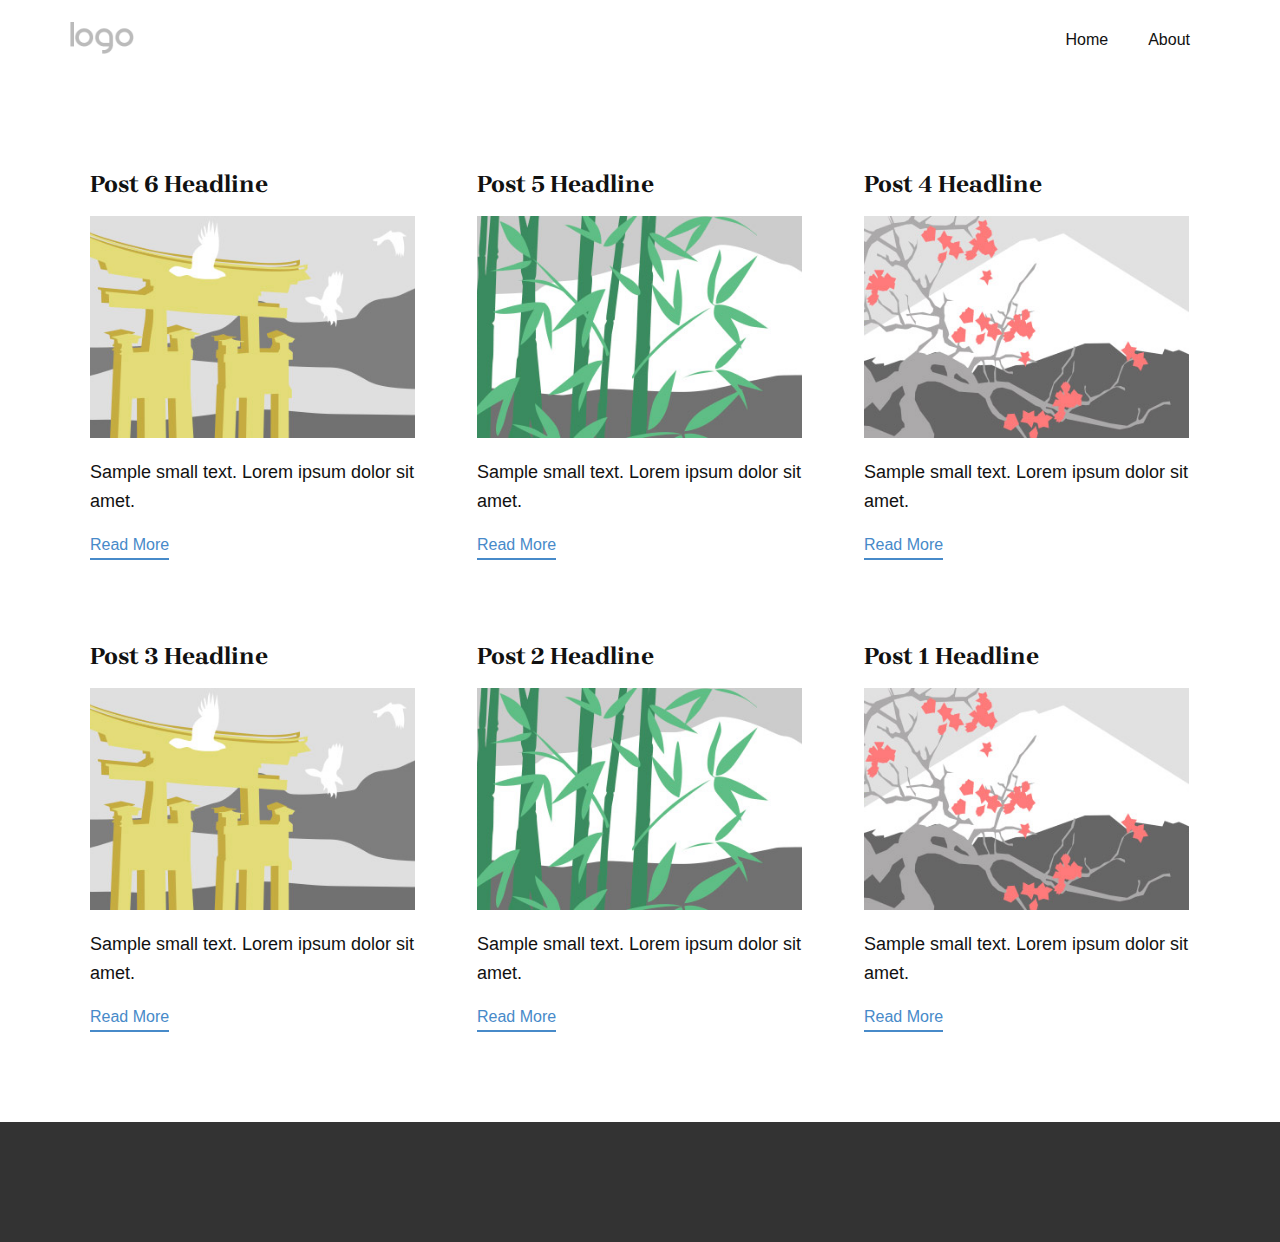
<file: blog/blog.html>
<!DOCTYPE html>
<html style="font-size: 16px;" lang="en"><head>
    <meta name="viewport" content="width=device-width, initial-scale=1.0">
    <meta charset="utf-8">
    <meta name="keywords" content="">
    <meta name="description" content="">
    <title>Blog</title>
    <link rel="stylesheet" href="../nicepage.css" media="screen">
<link rel="stylesheet" href="../Blog-Template.css" media="screen">
    <script class="u-script" type="text/javascript" src="../jquery.js" defer=""></script>
    <script class="u-script" type="text/javascript" src="../nicepage.js" defer=""></script>
    <meta name="generator" content="Nicepage 7.0.3, nicepage.com">
    <link id="u-theme-google-font" rel="stylesheet" href="https://fonts.googleapis.com/css?family=Brygada+1918:400,400i,500,500i,600,600i,700,700i">
    
    
    
    <script type="application/ld+json">{
		"@context": "http://schema.org",
		"@type": "Organization",
		"name": "Site1",
		"logo": "images/default-logo.png"
}</script>
    <meta name="theme-color" content="#478ac9">
  <meta data-intl-tel-input-cdn-path="intlTelInput/"></head>
  <body data-path-to-root="./" data-include-products="false" class="u-body u-xl-mode" data-lang="en"><header class="u-clearfix u-header u-header" id="sec-3d6f"><div class="u-clearfix u-sheet u-valign-middle u-sheet-1">
        <a href="#" class="u-image u-logo u-image-1">
          <img src="../images/default-logo.png" class="u-logo-image u-logo-image-1">
        </a>
        <nav class="u-menu u-menu-one-level u-offcanvas u-menu-1">
          <div class="menu-collapse" style="font-size: 1rem; letter-spacing: 0px;">
            <a class="u-button-style u-custom-left-right-menu-spacing u-custom-padding-bottom u-custom-top-bottom-menu-spacing u-hamburger-link u-nav-link u-text-active-palette-1-base u-text-hover-palette-2-base" href="#">
              <svg class="u-svg-link" viewBox="0 0 24 24"><use xlink:href="#menu-hamburger"></use></svg>
              <svg class="u-svg-content" version="1.1" id="menu-hamburger" viewBox="0 0 16 16" x="0px" y="0px" xmlns:xlink="http://www.w3.org/1999/xlink" xmlns="http://www.w3.org/2000/svg"><g><rect y="1" width="16" height="2"></rect><rect y="7" width="16" height="2"></rect><rect y="13" width="16" height="2"></rect>
</g></svg>
            </a>
          </div>
          <div class="u-custom-menu u-nav-container">
            <ul class="u-nav u-unstyled u-nav-1"><li class="u-nav-item"><a class="u-button-style u-nav-link u-text-active-palette-1-base u-text-hover-palette-2-base" href="../Home.html" style="padding: 10px 20px;">Home</a>
</li><li class="u-nav-item"><a class="u-button-style u-nav-link u-text-active-palette-1-base u-text-hover-palette-2-base" href="../About.html" style="padding: 10px 20px;">About</a>
</li></ul>
          </div>
          <div class="u-custom-menu u-nav-container-collapse">
            <div class="u-black u-container-style u-inner-container-layout u-opacity u-opacity-95 u-sidenav">
              <div class="u-inner-container-layout u-sidenav-overflow">
                <div class="u-menu-close"></div>
                <ul class="u-align-center u-nav u-popupmenu-items u-unstyled u-nav-2"><li class="u-nav-item"><a class="u-button-style u-nav-link" href="../Home.html">Home</a>
</li><li class="u-nav-item"><a class="u-button-style u-nav-link" href="../About.html">About</a>
</li></ul>
              </div>
            </div>
            <div class="u-black u-menu-overlay u-opacity u-opacity-70"></div>
          </div>
        </nav>
      </div></header>
    <section class="u-clearfix u-section-1" id="sec-0083">
      <div class="u-clearfix u-sheet u-valign-middle u-sheet-1"><!--blog--><!--blog_options_json--><!--{"type":"Recent","source":"","tags":"","count":""}--><!--/blog_options_json-->
        <div class="u-blog u-expanded-width u-repeater u-repeater-1"><!--blog_post-->
          <div class="u-blog-post u-container-style u-repeater-item u-white u-repeater-item-1">
            <div class="u-container-layout u-similar-container u-valign-top u-container-layout-1"><!--blog_post_header-->
              <h4 class="u-blog-control u-text u-text-1">
                <a class="u-post-header-link" href="../blog/post-5.html">Post 6 Headline</a>
              </h4><!--/blog_post_header--><!--blog_post_image-->
              <a class="u-post-header-link" href="../blog/post-5.html"><img alt="" class="u-blog-control u-expanded-width u-image u-image-default u-image-1" src="../images/8ad73f3c.jpeg"></a><!--/blog_post_image--><!--blog_post_content-->
              <div class="u-blog-control u-post-content u-text u-text-2 fr-view">Sample small text. Lorem ipsum dolor sit amet.</div><!--/blog_post_content--><!--blog_post_readmore-->
              <a href="../blog/post-5.html" class="u-blog-control u-border-2 u-border-palette-1-base u-btn u-btn-rectangle u-button-style u-none u-btn-1"><!--blog_post_readmore_content--><!--options_json--><!--{"content":"","defaultValue":"Read More"}--><!--/options_json-->Read More<!--/blog_post_readmore_content--></a><!--/blog_post_readmore-->
            </div>
          </div><div class="u-blog-post u-container-style u-repeater-item u-video-cover u-white">
            <div class="u-container-layout u-similar-container u-valign-top u-container-layout-2"><!--blog_post_header-->
              <h4 class="u-blog-control u-text u-text-3">
                <a class="u-post-header-link" href="../blog/post-4.html">Post 5 Headline</a>
              </h4><!--/blog_post_header--><!--blog_post_image-->
              <a class="u-post-header-link" href="../blog/post-4.html"><img alt="" class="u-blog-control u-expanded-width u-image u-image-default u-image-2" src="../images/68f64b9d.jpeg"></a><!--/blog_post_image--><!--blog_post_content-->
              <div class="u-blog-control u-post-content u-text u-text-4 fr-view">Sample small text. Lorem ipsum dolor sit amet.</div><!--/blog_post_content--><!--blog_post_readmore-->
              <a href="../blog/post-4.html" class="u-blog-control u-border-2 u-border-palette-1-base u-btn u-btn-rectangle u-button-style u-none u-btn-2"><!--blog_post_readmore_content--><!--options_json--><!--{"content":"","defaultValue":"Read More"}--><!--/options_json-->Read More<!--/blog_post_readmore_content--></a><!--/blog_post_readmore-->
            </div>
          </div><div class="u-blog-post u-container-style u-repeater-item u-video-cover u-white">
            <div class="u-container-layout u-similar-container u-valign-top u-container-layout-3"><!--blog_post_header-->
              <h4 class="u-blog-control u-text u-text-5">
                <a class="u-post-header-link" href="../blog/post-3.html">Post 4 Headline</a>
              </h4><!--/blog_post_header--><!--blog_post_image-->
              <a class="u-post-header-link" href="../blog/post-3.html"><img alt="" class="u-blog-control u-expanded-width u-image u-image-default u-image-3" src="../images/0fd3416c.jpeg"></a><!--/blog_post_image--><!--blog_post_content-->
              <div class="u-blog-control u-post-content u-text u-text-6 fr-view">Sample small text. Lorem ipsum dolor sit amet.</div><!--/blog_post_content--><!--blog_post_readmore-->
              <a href="../blog/post-3.html" class="u-blog-control u-border-2 u-border-palette-1-base u-btn u-btn-rectangle u-button-style u-none u-btn-3"><!--blog_post_readmore_content--><!--options_json--><!--{"content":"","defaultValue":"Read More"}--><!--/options_json-->Read More<!--/blog_post_readmore_content--></a><!--/blog_post_readmore-->
            </div>
          </div><div class="u-blog-post u-container-style u-repeater-item u-white u-repeater-item-1">
            <div class="u-container-layout u-similar-container u-valign-top u-container-layout-1"><!--blog_post_header-->
              <h4 class="u-blog-control u-text u-text-1">
                <a class="u-post-header-link" href="../blog/post-2.html">Post 3 Headline</a>
              </h4><!--/blog_post_header--><!--blog_post_image-->
              <a class="u-post-header-link" href="../blog/post-2.html"><img alt="" class="u-blog-control u-expanded-width u-image u-image-default u-image-1" src="../images/8ad73f3c.jpeg"></a><!--/blog_post_image--><!--blog_post_content-->
              <div class="u-blog-control u-post-content u-text u-text-2 fr-view">Sample small text. Lorem ipsum dolor sit amet.</div><!--/blog_post_content--><!--blog_post_readmore-->
              <a href="../blog/post-2.html" class="u-blog-control u-border-2 u-border-palette-1-base u-btn u-btn-rectangle u-button-style u-none u-btn-1"><!--blog_post_readmore_content--><!--options_json--><!--{"content":"","defaultValue":"Read More"}--><!--/options_json-->Read More<!--/blog_post_readmore_content--></a><!--/blog_post_readmore-->
            </div>
          </div><div class="u-blog-post u-container-style u-repeater-item u-video-cover u-white">
            <div class="u-container-layout u-similar-container u-valign-top u-container-layout-2"><!--blog_post_header-->
              <h4 class="u-blog-control u-text u-text-3">
                <a class="u-post-header-link" href="../blog/post-1.html">Post 2 Headline</a>
              </h4><!--/blog_post_header--><!--blog_post_image-->
              <a class="u-post-header-link" href="../blog/post-1.html"><img alt="" class="u-blog-control u-expanded-width u-image u-image-default u-image-2" src="../images/68f64b9d.jpeg"></a><!--/blog_post_image--><!--blog_post_content-->
              <div class="u-blog-control u-post-content u-text u-text-4 fr-view">Sample small text. Lorem ipsum dolor sit amet.</div><!--/blog_post_content--><!--blog_post_readmore-->
              <a href="../blog/post-1.html" class="u-blog-control u-border-2 u-border-palette-1-base u-btn u-btn-rectangle u-button-style u-none u-btn-2"><!--blog_post_readmore_content--><!--options_json--><!--{"content":"","defaultValue":"Read More"}--><!--/options_json-->Read More<!--/blog_post_readmore_content--></a><!--/blog_post_readmore-->
            </div>
          </div><div class="u-blog-post u-container-style u-repeater-item u-video-cover u-white">
            <div class="u-container-layout u-similar-container u-valign-top u-container-layout-3"><!--blog_post_header-->
              <h4 class="u-blog-control u-text u-text-5">
                <a class="u-post-header-link" href="../blog/post.html">Post 1 Headline</a>
              </h4><!--/blog_post_header--><!--blog_post_image-->
              <a class="u-post-header-link" href="../blog/post.html"><img alt="" class="u-blog-control u-expanded-width u-image u-image-default u-image-3" src="../images/0fd3416c.jpeg"></a><!--/blog_post_image--><!--blog_post_content-->
              <div class="u-blog-control u-post-content u-text u-text-6 fr-view">Sample small text. Lorem ipsum dolor sit amet.</div><!--/blog_post_content--><!--blog_post_readmore-->
              <a href="../blog/post.html" class="u-blog-control u-border-2 u-border-palette-1-base u-btn u-btn-rectangle u-button-style u-none u-btn-3"><!--blog_post_readmore_content--><!--options_json--><!--{"content":"","defaultValue":"Read More"}--><!--/options_json-->Read More<!--/blog_post_readmore_content--></a><!--/blog_post_readmore-->
            </div>
          </div><!--/blog_post--><!--blog_post-->
          <!--/blog_post--><!--blog_post-->
          <!--/blog_post-->
        </div><!--/blog-->
      </div>
    </section>
    
    
    
    <footer class="u-align-center u-clearfix u-container-align-center u-footer u-grey-80 u-footer" id="sec-21d8"><div class="u-clearfix u-sheet u-sheet-1"></div></footer>
  
</body></html>
</file>
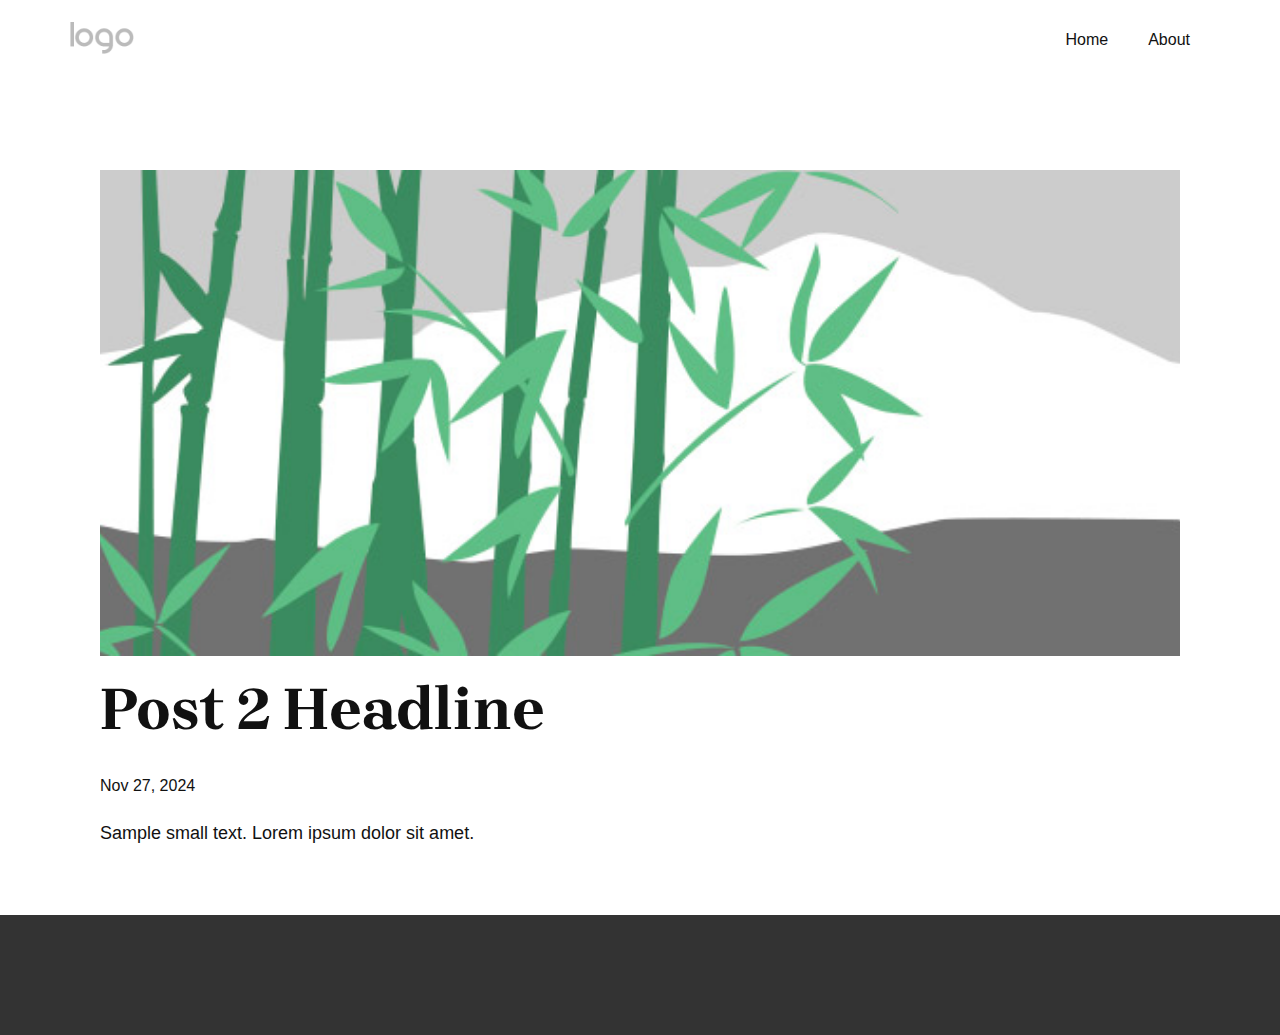
<file: blog/post-1.html>
<!DOCTYPE html>
<html style="font-size: 16px;" lang="en"><head>
    <meta name="viewport" content="width=device-width, initial-scale=1.0">
    <meta charset="utf-8">
    <meta name="keywords" content="Post 1 Headline">
    <meta name="description" content="">
    <title>Post 2 Headline</title>
    <link rel="stylesheet" href="../nicepage.css" media="screen">
<link rel="stylesheet" href="../Post-Template.css" media="screen">
    <script class="u-script" type="text/javascript" src="../jquery.js" defer=""></script>
    <script class="u-script" type="text/javascript" src="../nicepage.js" defer=""></script>
    <meta name="generator" content="Nicepage 7.0.3, nicepage.com">
    <link id="u-theme-google-font" rel="stylesheet" href="https://fonts.googleapis.com/css?family=Brygada+1918:400,400i,500,500i,600,600i,700,700i">
    
    
    
    <script type="application/ld+json">{
		"@context": "http://schema.org",
		"@type": "Organization",
		"name": "Site1",
		"logo": "images/default-logo.png"
}</script>
    <meta name="theme-color" content="#478ac9">
  <meta data-intl-tel-input-cdn-path="intlTelInput/"></head>
  <body data-path-to-root="./" data-include-products="false" class="u-body u-xl-mode" data-lang="en"><header class="u-clearfix u-header u-header" id="sec-3d6f"><div class="u-clearfix u-sheet u-valign-middle u-sheet-1">
        <a href="#" class="u-image u-logo u-image-1">
          <img src="../images/default-logo.png" class="u-logo-image u-logo-image-1">
        </a>
        <nav class="u-menu u-menu-one-level u-offcanvas u-menu-1">
          <div class="menu-collapse" style="font-size: 1rem; letter-spacing: 0px;">
            <a class="u-button-style u-custom-left-right-menu-spacing u-custom-padding-bottom u-custom-top-bottom-menu-spacing u-hamburger-link u-nav-link u-text-active-palette-1-base u-text-hover-palette-2-base" href="#">
              <svg class="u-svg-link" viewBox="0 0 24 24"><use xlink:href="#menu-hamburger"></use></svg>
              <svg class="u-svg-content" version="1.1" id="menu-hamburger" viewBox="0 0 16 16" x="0px" y="0px" xmlns:xlink="http://www.w3.org/1999/xlink" xmlns="http://www.w3.org/2000/svg"><g><rect y="1" width="16" height="2"></rect><rect y="7" width="16" height="2"></rect><rect y="13" width="16" height="2"></rect>
</g></svg>
            </a>
          </div>
          <div class="u-custom-menu u-nav-container">
            <ul class="u-nav u-unstyled u-nav-1"><li class="u-nav-item"><a class="u-button-style u-nav-link u-text-active-palette-1-base u-text-hover-palette-2-base" href="../Home.html" style="padding: 10px 20px;">Home</a>
</li><li class="u-nav-item"><a class="u-button-style u-nav-link u-text-active-palette-1-base u-text-hover-palette-2-base" href="../About.html" style="padding: 10px 20px;">About</a>
</li></ul>
          </div>
          <div class="u-custom-menu u-nav-container-collapse">
            <div class="u-black u-container-style u-inner-container-layout u-opacity u-opacity-95 u-sidenav">
              <div class="u-inner-container-layout u-sidenav-overflow">
                <div class="u-menu-close"></div>
                <ul class="u-align-center u-nav u-popupmenu-items u-unstyled u-nav-2"><li class="u-nav-item"><a class="u-button-style u-nav-link" href="../Home.html">Home</a>
</li><li class="u-nav-item"><a class="u-button-style u-nav-link" href="../About.html">About</a>
</li></ul>
              </div>
            </div>
            <div class="u-black u-menu-overlay u-opacity u-opacity-70"></div>
          </div>
        </nav>
      </div></header>
    <section class="u-align-center u-clearfix u-section-1" id="sec-af36">
      <div class="u-clearfix u-sheet u-valign-middle-md u-valign-middle-sm u-valign-middle-xs u-sheet-1"><!--post_details--><!--post_details_options_json--><!--{"source":""}--><!--/post_details_options_json--><!--blog_post-->
        <div class="u-container-style u-expanded-width u-post-details u-post-details-1">
          <div class="u-container-layout u-valign-middle u-container-layout-1"><!--blog_post_image-->
            <img alt="" class="u-blog-control u-expanded-width u-image u-image-default u-image-1" src="../images/68f64b9d.jpeg"><!--/blog_post_image--><!--blog_post_header-->
            <h2 class="u-blog-control u-text u-text-1">Post 2 Headline</h2><!--/blog_post_header--><!--blog_post_metadata-->
            <div class="u-blog-control u-metadata u-metadata-1"><!--blog_post_metadata_date-->
              <span class="u-meta-date u-meta-icon">Nov 27, 2024</span><!--/blog_post_metadata_date--><!--blog_post_metadata_category-->
              <!--/blog_post_metadata_category--><!--blog_post_metadata_comments-->
              <!--/blog_post_metadata_comments-->
            </div><!--/blog_post_metadata--><!--blog_post_content-->
            <div class="u-align-justify u-blog-control u-post-content u-text u-text-2 fr-view">
  <p>Sample small text. Lorem ipsum dolor sit amet.</p>
  </div><!--/blog_post_content-->
          </div>
        </div><!--/blog_post--><!--/post_details-->
      </div>
    </section>
    
    
    
    <footer class="u-align-center u-clearfix u-container-align-center u-footer u-grey-80 u-footer" id="sec-21d8"><div class="u-clearfix u-sheet u-sheet-1"></div></footer>
  
</body></html>
</file>
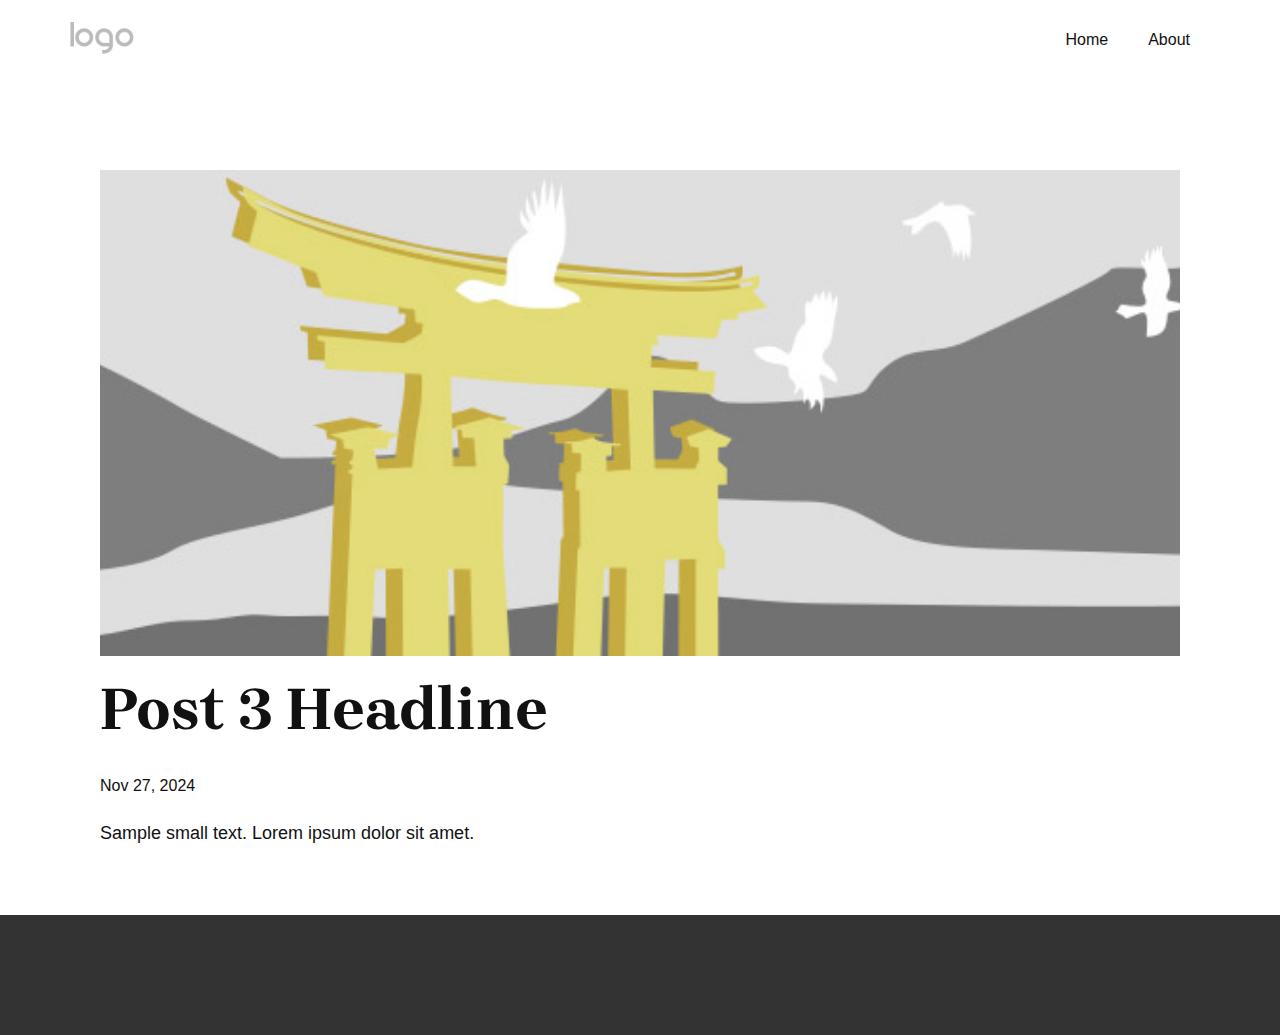
<file: blog/post-2.html>
<!DOCTYPE html>
<html style="font-size: 16px;" lang="en"><head>
    <meta name="viewport" content="width=device-width, initial-scale=1.0">
    <meta charset="utf-8">
    <meta name="keywords" content="Post 1 Headline">
    <meta name="description" content="">
    <title>Post 3 Headline</title>
    <link rel="stylesheet" href="../nicepage.css" media="screen">
<link rel="stylesheet" href="../Post-Template.css" media="screen">
    <script class="u-script" type="text/javascript" src="../jquery.js" defer=""></script>
    <script class="u-script" type="text/javascript" src="../nicepage.js" defer=""></script>
    <meta name="generator" content="Nicepage 7.0.3, nicepage.com">
    <link id="u-theme-google-font" rel="stylesheet" href="https://fonts.googleapis.com/css?family=Brygada+1918:400,400i,500,500i,600,600i,700,700i">
    
    
    
    <script type="application/ld+json">{
		"@context": "http://schema.org",
		"@type": "Organization",
		"name": "Site1",
		"logo": "images/default-logo.png"
}</script>
    <meta name="theme-color" content="#478ac9">
  <meta data-intl-tel-input-cdn-path="intlTelInput/"></head>
  <body data-path-to-root="./" data-include-products="false" class="u-body u-xl-mode" data-lang="en"><header class="u-clearfix u-header u-header" id="sec-3d6f"><div class="u-clearfix u-sheet u-valign-middle u-sheet-1">
        <a href="#" class="u-image u-logo u-image-1">
          <img src="../images/default-logo.png" class="u-logo-image u-logo-image-1">
        </a>
        <nav class="u-menu u-menu-one-level u-offcanvas u-menu-1">
          <div class="menu-collapse" style="font-size: 1rem; letter-spacing: 0px;">
            <a class="u-button-style u-custom-left-right-menu-spacing u-custom-padding-bottom u-custom-top-bottom-menu-spacing u-hamburger-link u-nav-link u-text-active-palette-1-base u-text-hover-palette-2-base" href="#">
              <svg class="u-svg-link" viewBox="0 0 24 24"><use xlink:href="#menu-hamburger"></use></svg>
              <svg class="u-svg-content" version="1.1" id="menu-hamburger" viewBox="0 0 16 16" x="0px" y="0px" xmlns:xlink="http://www.w3.org/1999/xlink" xmlns="http://www.w3.org/2000/svg"><g><rect y="1" width="16" height="2"></rect><rect y="7" width="16" height="2"></rect><rect y="13" width="16" height="2"></rect>
</g></svg>
            </a>
          </div>
          <div class="u-custom-menu u-nav-container">
            <ul class="u-nav u-unstyled u-nav-1"><li class="u-nav-item"><a class="u-button-style u-nav-link u-text-active-palette-1-base u-text-hover-palette-2-base" href="../Home.html" style="padding: 10px 20px;">Home</a>
</li><li class="u-nav-item"><a class="u-button-style u-nav-link u-text-active-palette-1-base u-text-hover-palette-2-base" href="../About.html" style="padding: 10px 20px;">About</a>
</li></ul>
          </div>
          <div class="u-custom-menu u-nav-container-collapse">
            <div class="u-black u-container-style u-inner-container-layout u-opacity u-opacity-95 u-sidenav">
              <div class="u-inner-container-layout u-sidenav-overflow">
                <div class="u-menu-close"></div>
                <ul class="u-align-center u-nav u-popupmenu-items u-unstyled u-nav-2"><li class="u-nav-item"><a class="u-button-style u-nav-link" href="../Home.html">Home</a>
</li><li class="u-nav-item"><a class="u-button-style u-nav-link" href="../About.html">About</a>
</li></ul>
              </div>
            </div>
            <div class="u-black u-menu-overlay u-opacity u-opacity-70"></div>
          </div>
        </nav>
      </div></header>
    <section class="u-align-center u-clearfix u-section-1" id="sec-af36">
      <div class="u-clearfix u-sheet u-valign-middle-md u-valign-middle-sm u-valign-middle-xs u-sheet-1"><!--post_details--><!--post_details_options_json--><!--{"source":""}--><!--/post_details_options_json--><!--blog_post-->
        <div class="u-container-style u-expanded-width u-post-details u-post-details-1">
          <div class="u-container-layout u-valign-middle u-container-layout-1"><!--blog_post_image-->
            <img alt="" class="u-blog-control u-expanded-width u-image u-image-default u-image-1" src="../images/8ad73f3c.jpeg"><!--/blog_post_image--><!--blog_post_header-->
            <h2 class="u-blog-control u-text u-text-1">Post 3 Headline</h2><!--/blog_post_header--><!--blog_post_metadata-->
            <div class="u-blog-control u-metadata u-metadata-1"><!--blog_post_metadata_date-->
              <span class="u-meta-date u-meta-icon">Nov 27, 2024</span><!--/blog_post_metadata_date--><!--blog_post_metadata_category-->
              <!--/blog_post_metadata_category--><!--blog_post_metadata_comments-->
              <!--/blog_post_metadata_comments-->
            </div><!--/blog_post_metadata--><!--blog_post_content-->
            <div class="u-align-justify u-blog-control u-post-content u-text u-text-2 fr-view">
  <p>Sample small text. Lorem ipsum dolor sit amet.</p>
  </div><!--/blog_post_content-->
          </div>
        </div><!--/blog_post--><!--/post_details-->
      </div>
    </section>
    
    
    
    <footer class="u-align-center u-clearfix u-container-align-center u-footer u-grey-80 u-footer" id="sec-21d8"><div class="u-clearfix u-sheet u-sheet-1"></div></footer>
  
</body></html>
</file>
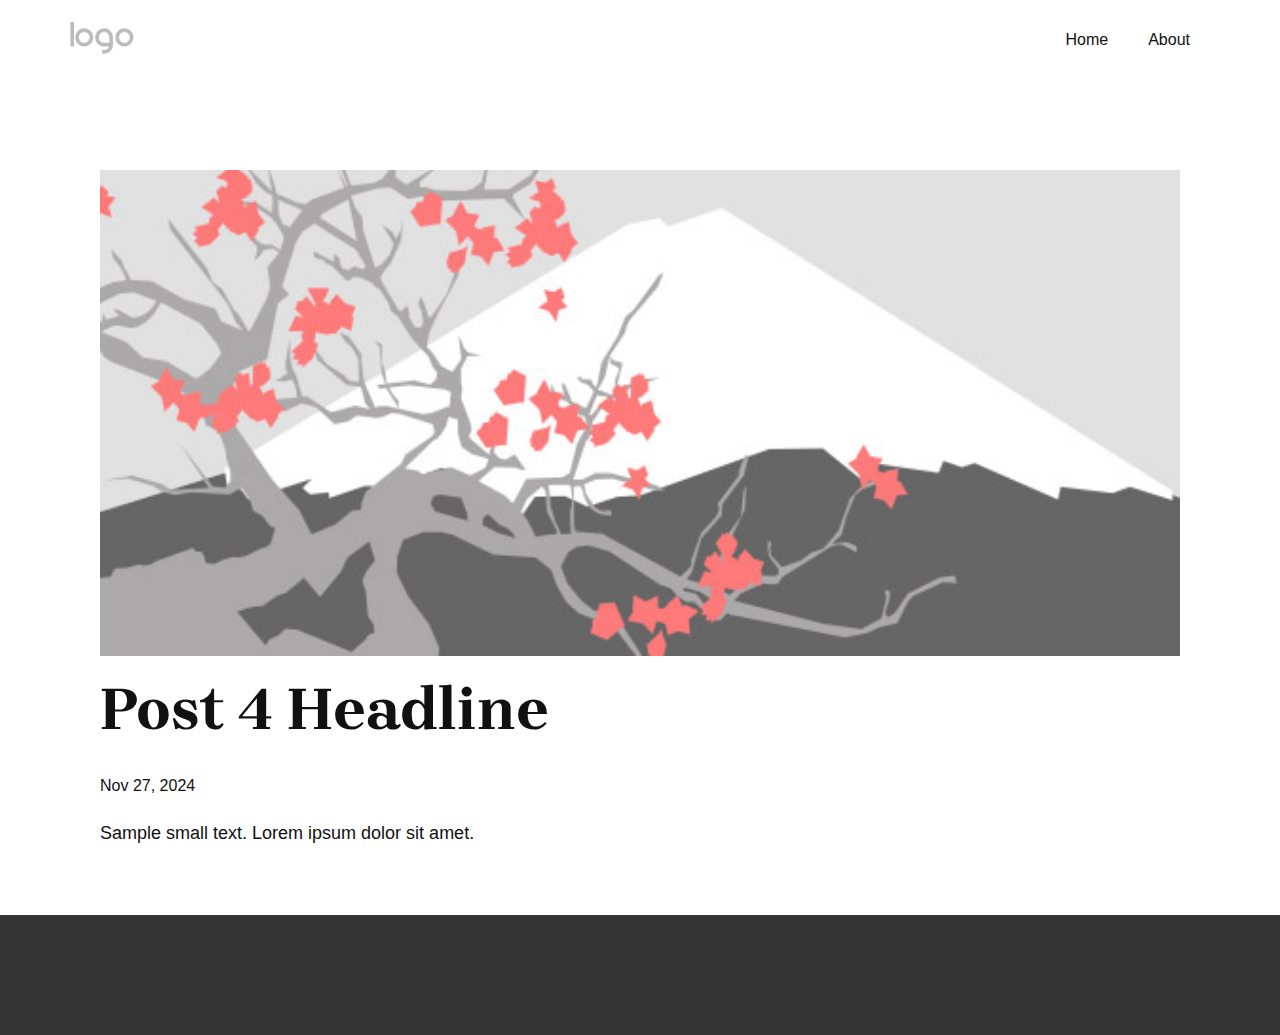
<file: blog/post-3.html>
<!DOCTYPE html>
<html style="font-size: 16px;" lang="en"><head>
    <meta name="viewport" content="width=device-width, initial-scale=1.0">
    <meta charset="utf-8">
    <meta name="keywords" content="Post 1 Headline">
    <meta name="description" content="">
    <title>Post 4 Headline</title>
    <link rel="stylesheet" href="../nicepage.css" media="screen">
<link rel="stylesheet" href="../Post-Template.css" media="screen">
    <script class="u-script" type="text/javascript" src="../jquery.js" defer=""></script>
    <script class="u-script" type="text/javascript" src="../nicepage.js" defer=""></script>
    <meta name="generator" content="Nicepage 7.0.3, nicepage.com">
    <link id="u-theme-google-font" rel="stylesheet" href="https://fonts.googleapis.com/css?family=Brygada+1918:400,400i,500,500i,600,600i,700,700i">
    
    
    
    <script type="application/ld+json">{
		"@context": "http://schema.org",
		"@type": "Organization",
		"name": "Site1",
		"logo": "images/default-logo.png"
}</script>
    <meta name="theme-color" content="#478ac9">
  <meta data-intl-tel-input-cdn-path="intlTelInput/"></head>
  <body data-path-to-root="./" data-include-products="false" class="u-body u-xl-mode" data-lang="en"><header class="u-clearfix u-header u-header" id="sec-3d6f"><div class="u-clearfix u-sheet u-valign-middle u-sheet-1">
        <a href="#" class="u-image u-logo u-image-1">
          <img src="../images/default-logo.png" class="u-logo-image u-logo-image-1">
        </a>
        <nav class="u-menu u-menu-one-level u-offcanvas u-menu-1">
          <div class="menu-collapse" style="font-size: 1rem; letter-spacing: 0px;">
            <a class="u-button-style u-custom-left-right-menu-spacing u-custom-padding-bottom u-custom-top-bottom-menu-spacing u-hamburger-link u-nav-link u-text-active-palette-1-base u-text-hover-palette-2-base" href="#">
              <svg class="u-svg-link" viewBox="0 0 24 24"><use xlink:href="#menu-hamburger"></use></svg>
              <svg class="u-svg-content" version="1.1" id="menu-hamburger" viewBox="0 0 16 16" x="0px" y="0px" xmlns:xlink="http://www.w3.org/1999/xlink" xmlns="http://www.w3.org/2000/svg"><g><rect y="1" width="16" height="2"></rect><rect y="7" width="16" height="2"></rect><rect y="13" width="16" height="2"></rect>
</g></svg>
            </a>
          </div>
          <div class="u-custom-menu u-nav-container">
            <ul class="u-nav u-unstyled u-nav-1"><li class="u-nav-item"><a class="u-button-style u-nav-link u-text-active-palette-1-base u-text-hover-palette-2-base" href="../Home.html" style="padding: 10px 20px;">Home</a>
</li><li class="u-nav-item"><a class="u-button-style u-nav-link u-text-active-palette-1-base u-text-hover-palette-2-base" href="../About.html" style="padding: 10px 20px;">About</a>
</li></ul>
          </div>
          <div class="u-custom-menu u-nav-container-collapse">
            <div class="u-black u-container-style u-inner-container-layout u-opacity u-opacity-95 u-sidenav">
              <div class="u-inner-container-layout u-sidenav-overflow">
                <div class="u-menu-close"></div>
                <ul class="u-align-center u-nav u-popupmenu-items u-unstyled u-nav-2"><li class="u-nav-item"><a class="u-button-style u-nav-link" href="../Home.html">Home</a>
</li><li class="u-nav-item"><a class="u-button-style u-nav-link" href="../About.html">About</a>
</li></ul>
              </div>
            </div>
            <div class="u-black u-menu-overlay u-opacity u-opacity-70"></div>
          </div>
        </nav>
      </div></header>
    <section class="u-align-center u-clearfix u-section-1" id="sec-af36">
      <div class="u-clearfix u-sheet u-valign-middle-md u-valign-middle-sm u-valign-middle-xs u-sheet-1"><!--post_details--><!--post_details_options_json--><!--{"source":""}--><!--/post_details_options_json--><!--blog_post-->
        <div class="u-container-style u-expanded-width u-post-details u-post-details-1">
          <div class="u-container-layout u-valign-middle u-container-layout-1"><!--blog_post_image-->
            <img alt="" class="u-blog-control u-expanded-width u-image u-image-default u-image-1" src="../images/0fd3416c.jpeg"><!--/blog_post_image--><!--blog_post_header-->
            <h2 class="u-blog-control u-text u-text-1">Post 4 Headline</h2><!--/blog_post_header--><!--blog_post_metadata-->
            <div class="u-blog-control u-metadata u-metadata-1"><!--blog_post_metadata_date-->
              <span class="u-meta-date u-meta-icon">Nov 27, 2024</span><!--/blog_post_metadata_date--><!--blog_post_metadata_category-->
              <!--/blog_post_metadata_category--><!--blog_post_metadata_comments-->
              <!--/blog_post_metadata_comments-->
            </div><!--/blog_post_metadata--><!--blog_post_content-->
            <div class="u-align-justify u-blog-control u-post-content u-text u-text-2 fr-view">
  <p>Sample small text. Lorem ipsum dolor sit amet.</p>
  </div><!--/blog_post_content-->
          </div>
        </div><!--/blog_post--><!--/post_details-->
      </div>
    </section>
    
    
    
    <footer class="u-align-center u-clearfix u-container-align-center u-footer u-grey-80 u-footer" id="sec-21d8"><div class="u-clearfix u-sheet u-sheet-1"></div></footer>
  
</body></html>
</file>
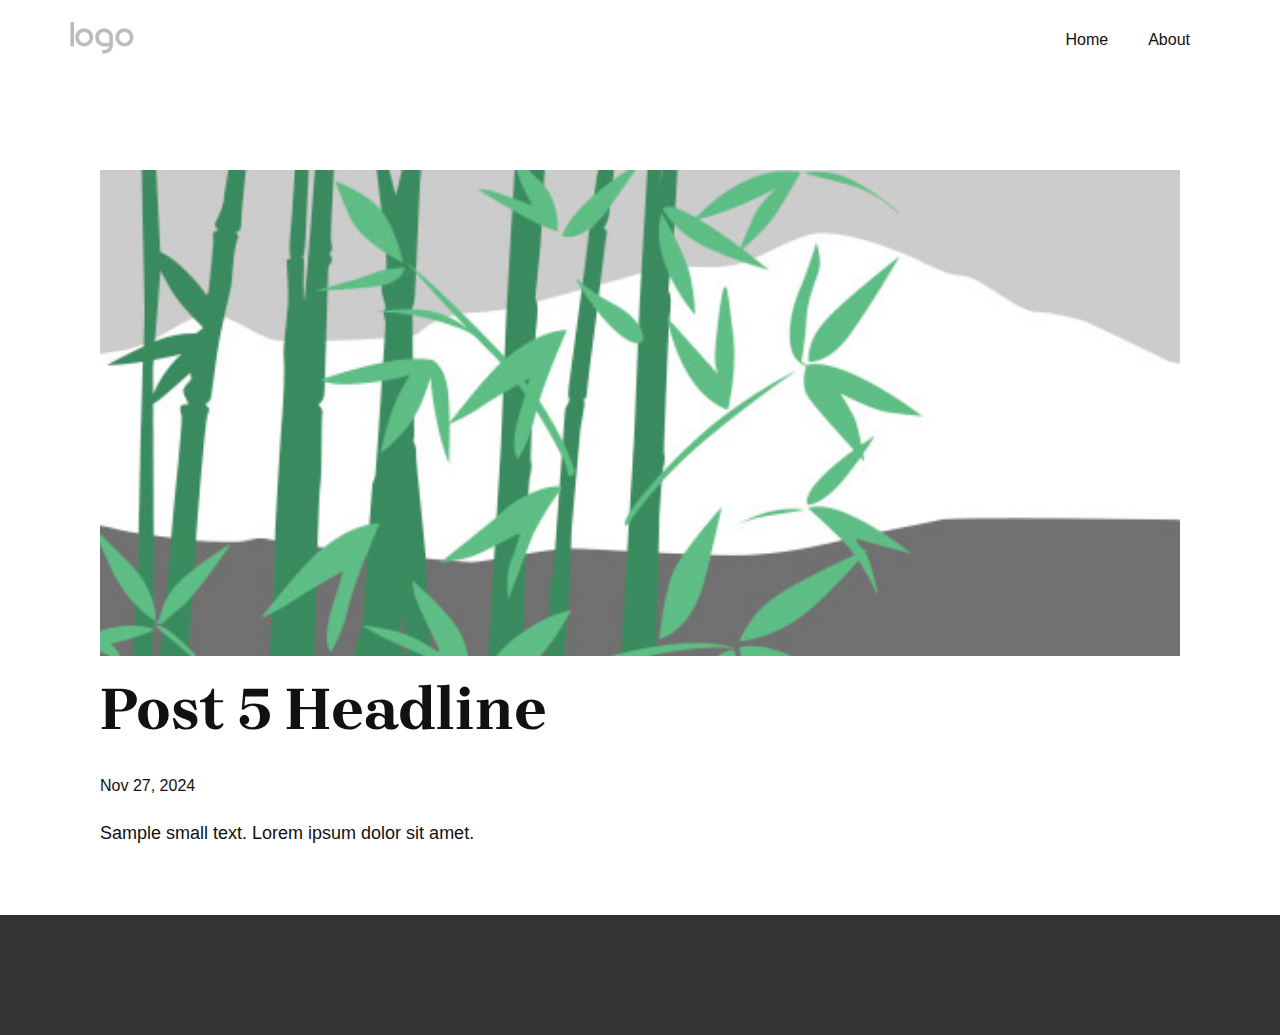
<file: blog/post-4.html>
<!DOCTYPE html>
<html style="font-size: 16px;" lang="en"><head>
    <meta name="viewport" content="width=device-width, initial-scale=1.0">
    <meta charset="utf-8">
    <meta name="keywords" content="Post 1 Headline">
    <meta name="description" content="">
    <title>Post 5 Headline</title>
    <link rel="stylesheet" href="../nicepage.css" media="screen">
<link rel="stylesheet" href="../Post-Template.css" media="screen">
    <script class="u-script" type="text/javascript" src="../jquery.js" defer=""></script>
    <script class="u-script" type="text/javascript" src="../nicepage.js" defer=""></script>
    <meta name="generator" content="Nicepage 7.0.3, nicepage.com">
    <link id="u-theme-google-font" rel="stylesheet" href="https://fonts.googleapis.com/css?family=Brygada+1918:400,400i,500,500i,600,600i,700,700i">
    
    
    
    <script type="application/ld+json">{
		"@context": "http://schema.org",
		"@type": "Organization",
		"name": "Site1",
		"logo": "images/default-logo.png"
}</script>
    <meta name="theme-color" content="#478ac9">
  <meta data-intl-tel-input-cdn-path="intlTelInput/"></head>
  <body data-path-to-root="./" data-include-products="false" class="u-body u-xl-mode" data-lang="en"><header class="u-clearfix u-header u-header" id="sec-3d6f"><div class="u-clearfix u-sheet u-valign-middle u-sheet-1">
        <a href="#" class="u-image u-logo u-image-1">
          <img src="../images/default-logo.png" class="u-logo-image u-logo-image-1">
        </a>
        <nav class="u-menu u-menu-one-level u-offcanvas u-menu-1">
          <div class="menu-collapse" style="font-size: 1rem; letter-spacing: 0px;">
            <a class="u-button-style u-custom-left-right-menu-spacing u-custom-padding-bottom u-custom-top-bottom-menu-spacing u-hamburger-link u-nav-link u-text-active-palette-1-base u-text-hover-palette-2-base" href="#">
              <svg class="u-svg-link" viewBox="0 0 24 24"><use xlink:href="#menu-hamburger"></use></svg>
              <svg class="u-svg-content" version="1.1" id="menu-hamburger" viewBox="0 0 16 16" x="0px" y="0px" xmlns:xlink="http://www.w3.org/1999/xlink" xmlns="http://www.w3.org/2000/svg"><g><rect y="1" width="16" height="2"></rect><rect y="7" width="16" height="2"></rect><rect y="13" width="16" height="2"></rect>
</g></svg>
            </a>
          </div>
          <div class="u-custom-menu u-nav-container">
            <ul class="u-nav u-unstyled u-nav-1"><li class="u-nav-item"><a class="u-button-style u-nav-link u-text-active-palette-1-base u-text-hover-palette-2-base" href="../Home.html" style="padding: 10px 20px;">Home</a>
</li><li class="u-nav-item"><a class="u-button-style u-nav-link u-text-active-palette-1-base u-text-hover-palette-2-base" href="../About.html" style="padding: 10px 20px;">About</a>
</li></ul>
          </div>
          <div class="u-custom-menu u-nav-container-collapse">
            <div class="u-black u-container-style u-inner-container-layout u-opacity u-opacity-95 u-sidenav">
              <div class="u-inner-container-layout u-sidenav-overflow">
                <div class="u-menu-close"></div>
                <ul class="u-align-center u-nav u-popupmenu-items u-unstyled u-nav-2"><li class="u-nav-item"><a class="u-button-style u-nav-link" href="../Home.html">Home</a>
</li><li class="u-nav-item"><a class="u-button-style u-nav-link" href="../About.html">About</a>
</li></ul>
              </div>
            </div>
            <div class="u-black u-menu-overlay u-opacity u-opacity-70"></div>
          </div>
        </nav>
      </div></header>
    <section class="u-align-center u-clearfix u-section-1" id="sec-af36">
      <div class="u-clearfix u-sheet u-valign-middle-md u-valign-middle-sm u-valign-middle-xs u-sheet-1"><!--post_details--><!--post_details_options_json--><!--{"source":""}--><!--/post_details_options_json--><!--blog_post-->
        <div class="u-container-style u-expanded-width u-post-details u-post-details-1">
          <div class="u-container-layout u-valign-middle u-container-layout-1"><!--blog_post_image-->
            <img alt="" class="u-blog-control u-expanded-width u-image u-image-default u-image-1" src="../images/68f64b9d.jpeg"><!--/blog_post_image--><!--blog_post_header-->
            <h2 class="u-blog-control u-text u-text-1">Post 5 Headline</h2><!--/blog_post_header--><!--blog_post_metadata-->
            <div class="u-blog-control u-metadata u-metadata-1"><!--blog_post_metadata_date-->
              <span class="u-meta-date u-meta-icon">Nov 27, 2024</span><!--/blog_post_metadata_date--><!--blog_post_metadata_category-->
              <!--/blog_post_metadata_category--><!--blog_post_metadata_comments-->
              <!--/blog_post_metadata_comments-->
            </div><!--/blog_post_metadata--><!--blog_post_content-->
            <div class="u-align-justify u-blog-control u-post-content u-text u-text-2 fr-view">
  <p>Sample small text. Lorem ipsum dolor sit amet.</p>
  </div><!--/blog_post_content-->
          </div>
        </div><!--/blog_post--><!--/post_details-->
      </div>
    </section>
    
    
    
    <footer class="u-align-center u-clearfix u-container-align-center u-footer u-grey-80 u-footer" id="sec-21d8"><div class="u-clearfix u-sheet u-sheet-1"></div></footer>
  
</body></html>
</file>
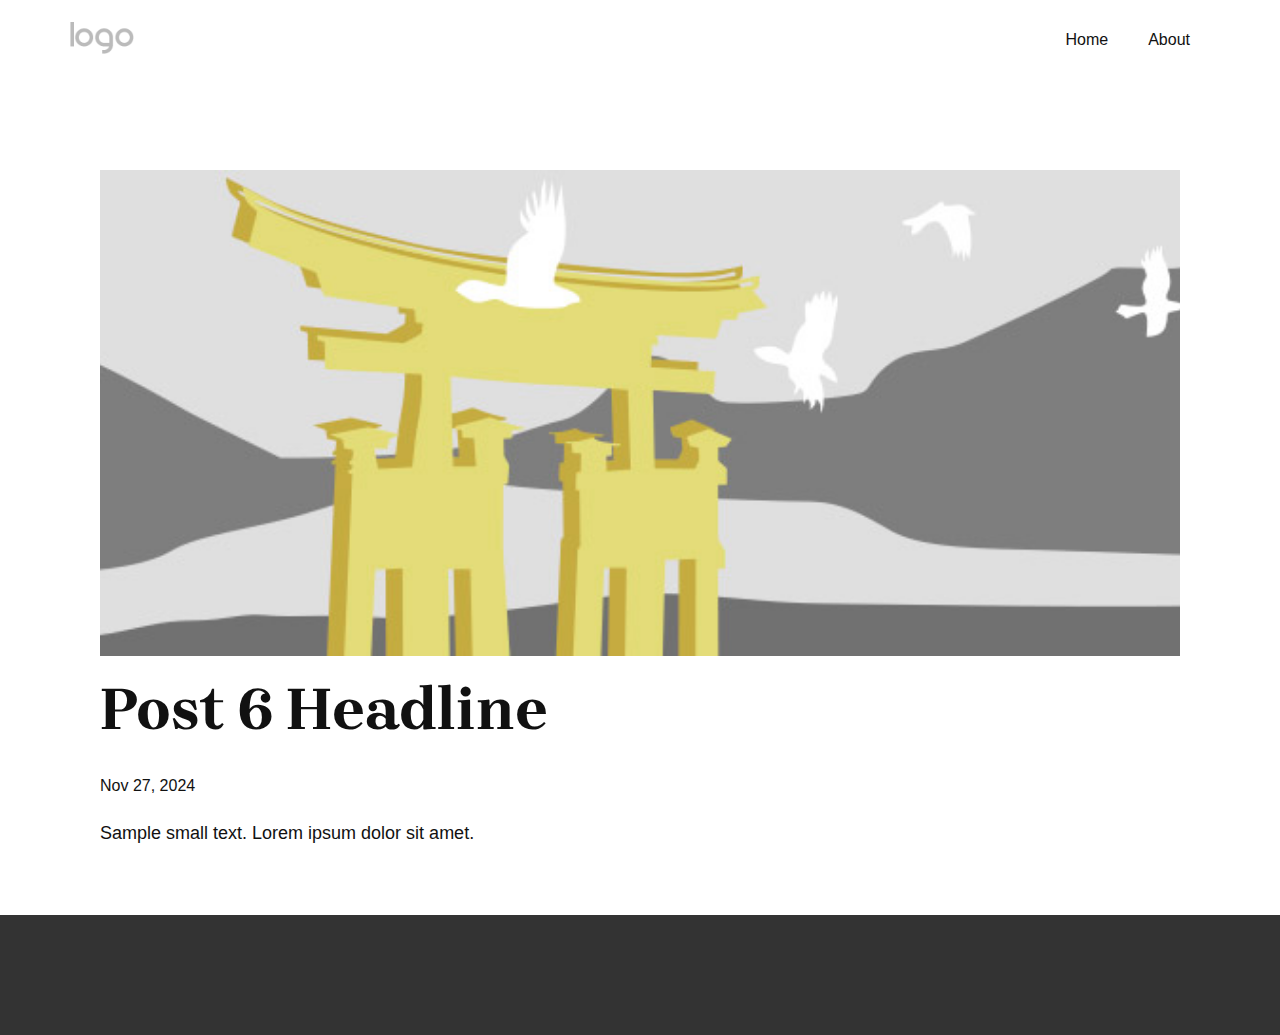
<file: blog/post-5.html>
<!DOCTYPE html>
<html style="font-size: 16px;" lang="en"><head>
    <meta name="viewport" content="width=device-width, initial-scale=1.0">
    <meta charset="utf-8">
    <meta name="keywords" content="Post 1 Headline">
    <meta name="description" content="">
    <title>Post 6 Headline</title>
    <link rel="stylesheet" href="../nicepage.css" media="screen">
<link rel="stylesheet" href="../Post-Template.css" media="screen">
    <script class="u-script" type="text/javascript" src="../jquery.js" defer=""></script>
    <script class="u-script" type="text/javascript" src="../nicepage.js" defer=""></script>
    <meta name="generator" content="Nicepage 7.0.3, nicepage.com">
    <link id="u-theme-google-font" rel="stylesheet" href="https://fonts.googleapis.com/css?family=Brygada+1918:400,400i,500,500i,600,600i,700,700i">
    
    
    
    <script type="application/ld+json">{
		"@context": "http://schema.org",
		"@type": "Organization",
		"name": "Site1",
		"logo": "images/default-logo.png"
}</script>
    <meta name="theme-color" content="#478ac9">
  <meta data-intl-tel-input-cdn-path="intlTelInput/"></head>
  <body data-path-to-root="./" data-include-products="false" class="u-body u-xl-mode" data-lang="en"><header class="u-clearfix u-header u-header" id="sec-3d6f"><div class="u-clearfix u-sheet u-valign-middle u-sheet-1">
        <a href="#" class="u-image u-logo u-image-1">
          <img src="../images/default-logo.png" class="u-logo-image u-logo-image-1">
        </a>
        <nav class="u-menu u-menu-one-level u-offcanvas u-menu-1">
          <div class="menu-collapse" style="font-size: 1rem; letter-spacing: 0px;">
            <a class="u-button-style u-custom-left-right-menu-spacing u-custom-padding-bottom u-custom-top-bottom-menu-spacing u-hamburger-link u-nav-link u-text-active-palette-1-base u-text-hover-palette-2-base" href="#">
              <svg class="u-svg-link" viewBox="0 0 24 24"><use xlink:href="#menu-hamburger"></use></svg>
              <svg class="u-svg-content" version="1.1" id="menu-hamburger" viewBox="0 0 16 16" x="0px" y="0px" xmlns:xlink="http://www.w3.org/1999/xlink" xmlns="http://www.w3.org/2000/svg"><g><rect y="1" width="16" height="2"></rect><rect y="7" width="16" height="2"></rect><rect y="13" width="16" height="2"></rect>
</g></svg>
            </a>
          </div>
          <div class="u-custom-menu u-nav-container">
            <ul class="u-nav u-unstyled u-nav-1"><li class="u-nav-item"><a class="u-button-style u-nav-link u-text-active-palette-1-base u-text-hover-palette-2-base" href="../Home.html" style="padding: 10px 20px;">Home</a>
</li><li class="u-nav-item"><a class="u-button-style u-nav-link u-text-active-palette-1-base u-text-hover-palette-2-base" href="../About.html" style="padding: 10px 20px;">About</a>
</li></ul>
          </div>
          <div class="u-custom-menu u-nav-container-collapse">
            <div class="u-black u-container-style u-inner-container-layout u-opacity u-opacity-95 u-sidenav">
              <div class="u-inner-container-layout u-sidenav-overflow">
                <div class="u-menu-close"></div>
                <ul class="u-align-center u-nav u-popupmenu-items u-unstyled u-nav-2"><li class="u-nav-item"><a class="u-button-style u-nav-link" href="../Home.html">Home</a>
</li><li class="u-nav-item"><a class="u-button-style u-nav-link" href="../About.html">About</a>
</li></ul>
              </div>
            </div>
            <div class="u-black u-menu-overlay u-opacity u-opacity-70"></div>
          </div>
        </nav>
      </div></header>
    <section class="u-align-center u-clearfix u-section-1" id="sec-af36">
      <div class="u-clearfix u-sheet u-valign-middle-md u-valign-middle-sm u-valign-middle-xs u-sheet-1"><!--post_details--><!--post_details_options_json--><!--{"source":""}--><!--/post_details_options_json--><!--blog_post-->
        <div class="u-container-style u-expanded-width u-post-details u-post-details-1">
          <div class="u-container-layout u-valign-middle u-container-layout-1"><!--blog_post_image-->
            <img alt="" class="u-blog-control u-expanded-width u-image u-image-default u-image-1" src="../images/8ad73f3c.jpeg"><!--/blog_post_image--><!--blog_post_header-->
            <h2 class="u-blog-control u-text u-text-1">Post 6 Headline</h2><!--/blog_post_header--><!--blog_post_metadata-->
            <div class="u-blog-control u-metadata u-metadata-1"><!--blog_post_metadata_date-->
              <span class="u-meta-date u-meta-icon">Nov 27, 2024</span><!--/blog_post_metadata_date--><!--blog_post_metadata_category-->
              <!--/blog_post_metadata_category--><!--blog_post_metadata_comments-->
              <!--/blog_post_metadata_comments-->
            </div><!--/blog_post_metadata--><!--blog_post_content-->
            <div class="u-align-justify u-blog-control u-post-content u-text u-text-2 fr-view">
  <p>Sample small text. Lorem ipsum dolor sit amet.</p>
  </div><!--/blog_post_content-->
          </div>
        </div><!--/blog_post--><!--/post_details-->
      </div>
    </section>
    
    
    
    <footer class="u-align-center u-clearfix u-container-align-center u-footer u-grey-80 u-footer" id="sec-21d8"><div class="u-clearfix u-sheet u-sheet-1"></div></footer>
  
</body></html>
</file>
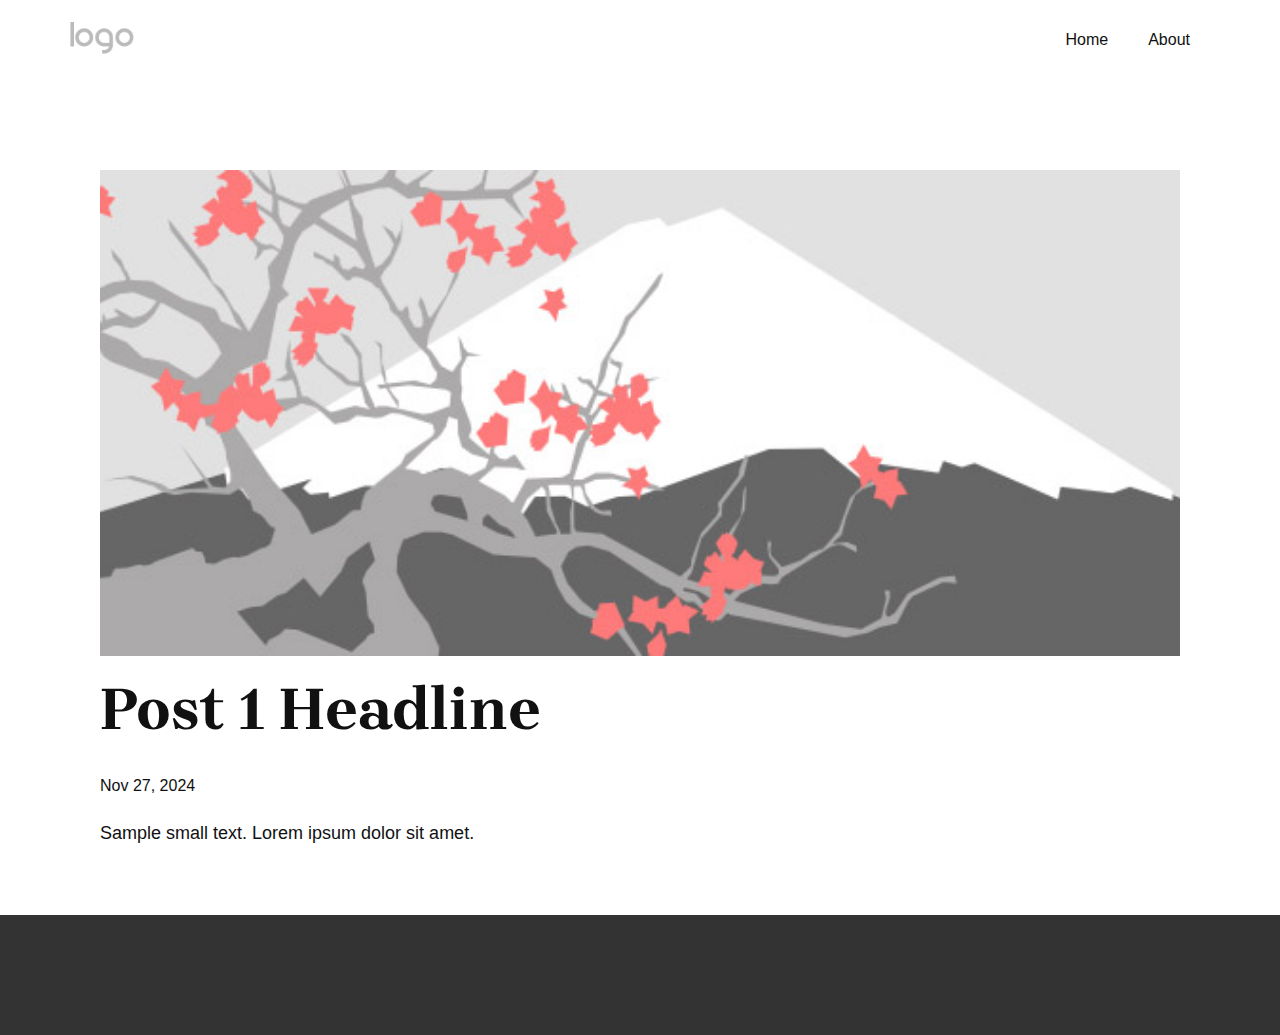
<file: blog/post.html>
<!DOCTYPE html>
<html style="font-size: 16px;" lang="en"><head>
    <meta name="viewport" content="width=device-width, initial-scale=1.0">
    <meta charset="utf-8">
    <meta name="keywords" content="Post 1 Headline">
    <meta name="description" content="">
    <title>Post 1 Headline</title>
    <link rel="stylesheet" href="../nicepage.css" media="screen">
<link rel="stylesheet" href="../Post-Template.css" media="screen">
    <script class="u-script" type="text/javascript" src="../jquery.js" defer=""></script>
    <script class="u-script" type="text/javascript" src="../nicepage.js" defer=""></script>
    <meta name="generator" content="Nicepage 7.0.3, nicepage.com">
    <link id="u-theme-google-font" rel="stylesheet" href="https://fonts.googleapis.com/css?family=Brygada+1918:400,400i,500,500i,600,600i,700,700i">
    
    
    
    <script type="application/ld+json">{
		"@context": "http://schema.org",
		"@type": "Organization",
		"name": "Site1",
		"logo": "images/default-logo.png"
}</script>
    <meta name="theme-color" content="#478ac9">
  <meta data-intl-tel-input-cdn-path="intlTelInput/"></head>
  <body data-path-to-root="./" data-include-products="false" class="u-body u-xl-mode" data-lang="en"><header class="u-clearfix u-header u-header" id="sec-3d6f"><div class="u-clearfix u-sheet u-valign-middle u-sheet-1">
        <a href="#" class="u-image u-logo u-image-1">
          <img src="../images/default-logo.png" class="u-logo-image u-logo-image-1">
        </a>
        <nav class="u-menu u-menu-one-level u-offcanvas u-menu-1">
          <div class="menu-collapse" style="font-size: 1rem; letter-spacing: 0px;">
            <a class="u-button-style u-custom-left-right-menu-spacing u-custom-padding-bottom u-custom-top-bottom-menu-spacing u-hamburger-link u-nav-link u-text-active-palette-1-base u-text-hover-palette-2-base" href="#">
              <svg class="u-svg-link" viewBox="0 0 24 24"><use xlink:href="#menu-hamburger"></use></svg>
              <svg class="u-svg-content" version="1.1" id="menu-hamburger" viewBox="0 0 16 16" x="0px" y="0px" xmlns:xlink="http://www.w3.org/1999/xlink" xmlns="http://www.w3.org/2000/svg"><g><rect y="1" width="16" height="2"></rect><rect y="7" width="16" height="2"></rect><rect y="13" width="16" height="2"></rect>
</g></svg>
            </a>
          </div>
          <div class="u-custom-menu u-nav-container">
            <ul class="u-nav u-unstyled u-nav-1"><li class="u-nav-item"><a class="u-button-style u-nav-link u-text-active-palette-1-base u-text-hover-palette-2-base" href="../Home.html" style="padding: 10px 20px;">Home</a>
</li><li class="u-nav-item"><a class="u-button-style u-nav-link u-text-active-palette-1-base u-text-hover-palette-2-base" href="../About.html" style="padding: 10px 20px;">About</a>
</li></ul>
          </div>
          <div class="u-custom-menu u-nav-container-collapse">
            <div class="u-black u-container-style u-inner-container-layout u-opacity u-opacity-95 u-sidenav">
              <div class="u-inner-container-layout u-sidenav-overflow">
                <div class="u-menu-close"></div>
                <ul class="u-align-center u-nav u-popupmenu-items u-unstyled u-nav-2"><li class="u-nav-item"><a class="u-button-style u-nav-link" href="../Home.html">Home</a>
</li><li class="u-nav-item"><a class="u-button-style u-nav-link" href="../About.html">About</a>
</li></ul>
              </div>
            </div>
            <div class="u-black u-menu-overlay u-opacity u-opacity-70"></div>
          </div>
        </nav>
      </div></header>
    <section class="u-align-center u-clearfix u-section-1" id="sec-af36">
      <div class="u-clearfix u-sheet u-valign-middle-md u-valign-middle-sm u-valign-middle-xs u-sheet-1"><!--post_details--><!--post_details_options_json--><!--{"source":""}--><!--/post_details_options_json--><!--blog_post-->
        <div class="u-container-style u-expanded-width u-post-details u-post-details-1">
          <div class="u-container-layout u-valign-middle u-container-layout-1"><!--blog_post_image-->
            <img alt="" class="u-blog-control u-expanded-width u-image u-image-default u-image-1" src="../images/0fd3416c.jpeg"><!--/blog_post_image--><!--blog_post_header-->
            <h2 class="u-blog-control u-text u-text-1">Post 1 Headline</h2><!--/blog_post_header--><!--blog_post_metadata-->
            <div class="u-blog-control u-metadata u-metadata-1"><!--blog_post_metadata_date-->
              <span class="u-meta-date u-meta-icon">Nov 27, 2024</span><!--/blog_post_metadata_date--><!--blog_post_metadata_category-->
              <!--/blog_post_metadata_category--><!--blog_post_metadata_comments-->
              <!--/blog_post_metadata_comments-->
            </div><!--/blog_post_metadata--><!--blog_post_content-->
            <div class="u-align-justify u-blog-control u-post-content u-text u-text-2 fr-view">
  <p>Sample small text. Lorem ipsum dolor sit amet.</p>
  </div><!--/blog_post_content-->
          </div>
        </div><!--/blog_post--><!--/post_details-->
      </div>
    </section>
    
    
    
    <footer class="u-align-center u-clearfix u-container-align-center u-footer u-grey-80 u-footer" id="sec-21d8"><div class="u-clearfix u-sheet u-sheet-1"></div></footer>
  
</body></html>
</file>
